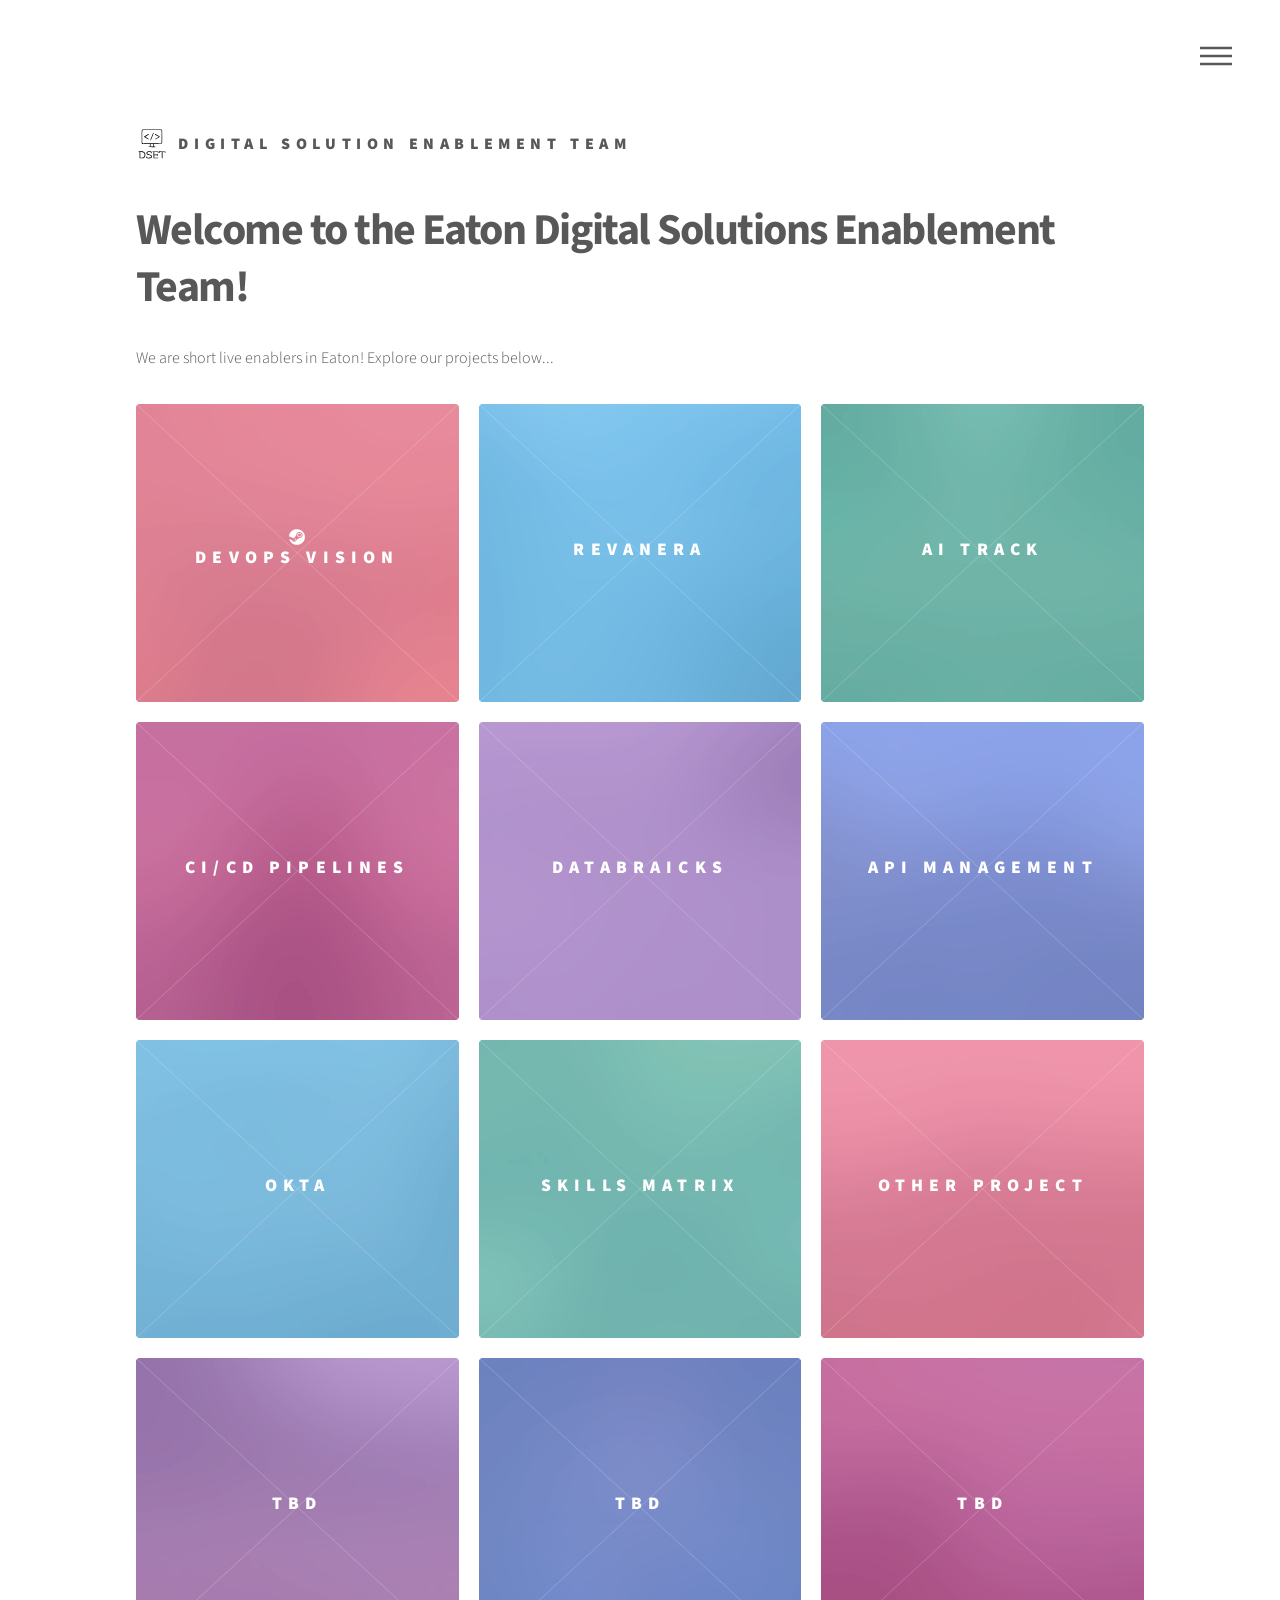
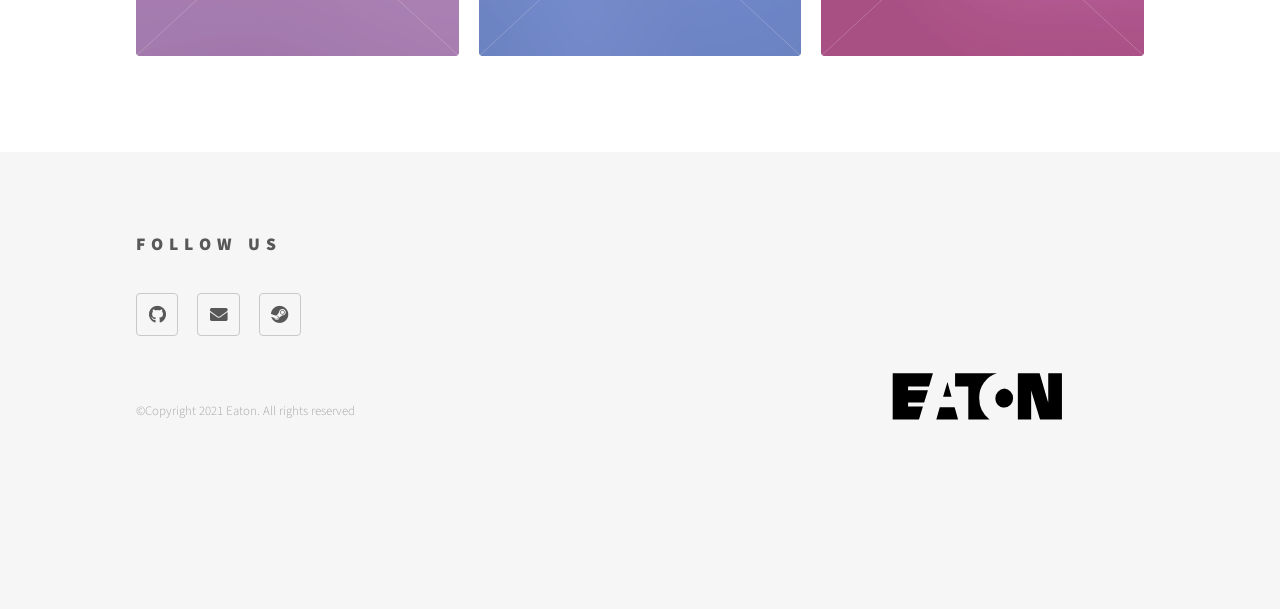
<file: wwwroot/index.html>
<!DOCTYPE HTML>

<html>
	<head>
		<title>Eaton DSET</title>
		<meta charset="utf-8" />
		<meta name="viewport" content="width=device-width, initial-scale=1, user-scalable=no" />
		<meta name="robots" content="noindex,nofollow">
		<link rel="stylesheet" href="assets/css/main.css" />
		<link rel="icon" href="images/dset-logo.svg" type="image/icon type">
		<noscript><link rel="stylesheet" href="assets/css/noscript.css" /></noscript>
	</head>
	<body class="is-preload">
		<!-- Wrapper -->
			<div id="wrapper">

				<!-- Header -->
					<header id="header">
						<div class="inner">

							<!-- Logo -->
								<a href="index.html" class="logo">
									<span class="symbol"><img src="images/dset-logo.svg" alt="" /></span><span class="title">Digital Solution Enablement Team</span>
								</a>

							<!-- Nav -->
								<nav>
									<ul>
										<li><a href="#menu">Menu</a></li>
									</ul>
								</nav>

						</div>
					</header>

				<!-- Menu -->
				<nav id="menu">
					<h2>Menu</h2>
					<ul>
						<li><a href="index.html">Home</a></li>
						<li><a href="generic.html">Revanera</a></li>
						<li><a href="generic.html">AI Track</a></li>
						<li><a href="generic.html">API Management</a></li>
						<li><a href="elements.html">Okta</a></li>
					</ul>
				</nav>

				<!-- Main -->
					<div id="main">
						<div class="inner">
							<header>
								<h1>Welcome to the Eaton Digital Solutions Enablement Team!</h1>
								<p>We are short live enablers in Eaton! Explore our projects below...</p>
							</header>
							<section class="tiles">
								<article class="style1">
									<span class="image">
										<img src="images/pic01.jpg" alt="" />
									</span>
									<a href="generic.html">
										<i class="fab fa-steam"></i>
										<h2>DevOps Vision</h2>
										<div class="content">
											<p>Platform to see our work in action!</p>
										</div>
									</a>

								</article>
								<article class="style2">
									<span class="image">
										<img src="images/pic02.jpg" alt="" />
									</span>
									<a href="generic.html">
										<h2>Revanera</h2>
										<div class="content">
											<p>Revanera API Demonstration and usage</p>
										</div>
									</a>
								</article>
								<article class="style3">
									<span class="image">
										<img src="images/pic03.jpg" alt="" />
									</span>
									<a href="generic.html">
										<h2>AI Track</h2>
										<div class="content">
											<p>Artificial intelligence usage for spend analysis</p>
										</div>
									</a>
								</article>
								<article class="style4">
									<span class="image">
										<img src="images/pic04.jpg" alt="" />
									</span>
									<a href="generic.html">
										<h2>CI/CD Pipelines</h2>
										<div class="content">
											<p>Some CI/CD work using Github Action and Azure Devops.</p>
										</div>
									</a>
								</article>
								<article class="style5">
									<span class="image">
										<img src="images/pic05.jpg" alt="" />
									</span>
									<a href="generic.html">
										<h2>Databraicks</h2>
										<div class="content">
											<p>Databricks usage and its applications</p>
										</div>
									</a>
								</article>
								<article class="style6">
									<span class="image">
										<img src="images/pic06.jpg" alt="" />
									</span>
									<a href="generic.html">
										<h2>API Management</h2>
										<div class="content">
											<p>API management using Apigee.</p>
										</div>
									</a>
								</article>
								<article class="style2">
									<span class="image">
										<img src="images/pic07.jpg" alt="" />
									</span>
									<a href="generic.html">
										<h2>Okta</h2>
										<div class="content">
											<p>Security management using Okta</p>
										</div>
									</a>
								</article>
								<article class="style3">
									<span class="image">
										<img src="images/pic08.jpg" alt="" />
									</span>
									<a href="generic.html">
										<h2>Skills Matrix</h2>
										<div class="content">
											<p>Digital solution enablement team skills matrix</p>
										</div>
									</a>
								</article>
								<article class="style1">
									<span class="image">
										<img src="images/pic09.jpg" alt="" />
									</span>
									<a href="generic.html">
										<h2>Other Project</h2>
										<div class="content">
											<p>ABCD</p>
										</div>
									</a>
								</article>
								<article class="style5">
									<span class="image">
										<img src="images/pic10.jpg" alt="" />
									</span>
									<a href="generic.html">
										<h2>TBD</h2>
										<div class="content">
											<p>...</p>
										</div>
									</a>
								</article>
								<article class="style6">
									<span class="image">
										<img src="images/pic11.jpg" alt="" />
									</span>
									<a href="generic.html">
										<h2>TBD</h2>
										<div class="content">
											<p>...</p>
										</div>
									</a>
								</article>
								<article class="style4">
									<span class="image">
										<img src="images/pic12.jpg" alt="" />
									</span>
									<a href="generic.html">
										<h2>TBD</h2>
										<div class="content">
											<p>...</p>
										</div>
									</a>
								</article>
							</section>
						</div>
					</div>

				<!-- Footer -->
					<footer id="footer">
						<div class="inner">
							<section>
								<h2>Follow Us</h2>
								<ul class="icons">
									<li><a href="https://github.com/Digital-Solution-Enablement-Team" class="icon brands style2 fa-github"><span class="label">GitHub</span></a></li>
									<li><a href="mailto:LIST-IT-INFCOE-DSET@Eaton.com" class="icon solid style2 fa-envelope"><span class="label">Email</span></a></li>
									<li><a href="https://github.com/Digital-Solution-Enablement-Team" class="icon brands style2 fa-steam"><span class="label">DevOps</span></a></li>
								</ul>
								<ul class="copyright">
									<li>&copy;Copyright 2021 Eaton. All rights reserved</li>
								</ul>
							</section>
							<section>
								<div style="flex: 1 0 auto; min-width: 250px; padding: 64px; color: rgb(253, 253, 253);"><div style="color: rgb(238, 240, 240); margin-top: 8px;"></div><svg class="MuiSvgIcon-root jss48" focusable="false" viewBox="0 0 24 24" aria-hidden="true" style="font-size: 120px;"><path d="M8.12,10.15l.53,1.92H7.55Zm-1,3.26L6.67,15H9.5l-.45-1.59ZM14.55,9H9.11v1.71h1.72V15h2.76a3.44,3.44,0,0,1-1.34-2.77A3.26,3.26,0,0,1,14.55,9m.95,4.46a1.17,1.17,0,0,0,1.15-1.2A1.22,1.22,0,0,0,15.52,11a1.25,1.25,0,0,0-1.17,1.28,1.15,1.15,0,0,0,1.15,1.2m5.71-.69L20.1,9H17.27v6H19V11.24h0L20.15,15H23V9H21.22v3.77ZM4.42,15l.51-1.68H3v-.51H5.09l.49-1.61H3v-.49H5.72L6.23,9H1v6Z"></path></svg></div></div>
							</section>
						</div>
					</footer>

			</div>

		<!-- Scripts -->
			<script src="assets/js/jquery.min.js"></script>
			<script src="assets/js/browser.min.js"></script>
			<script src="assets/js/breakpoints.min.js"></script>
			<script src="assets/js/util.js"></script>
			<script src="assets/js/main.js"></script>

	</body>
</html>
</file>
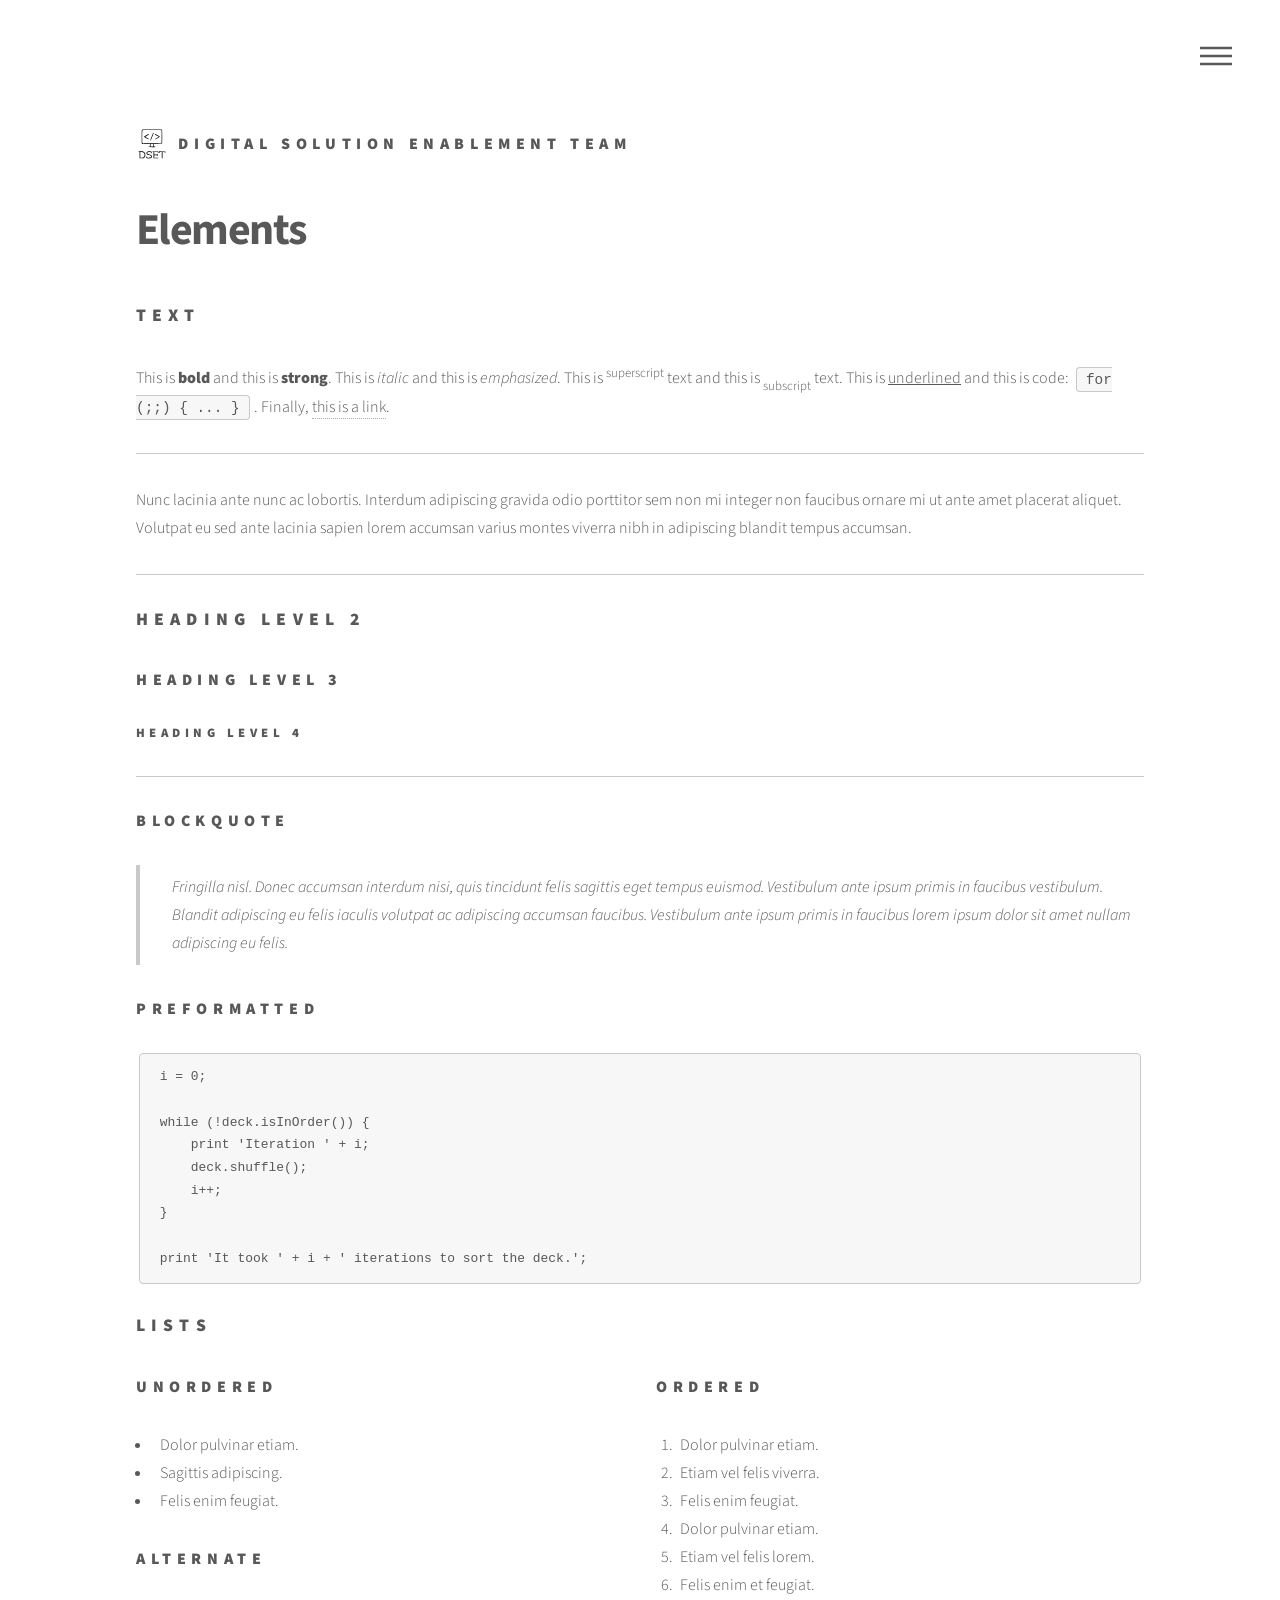
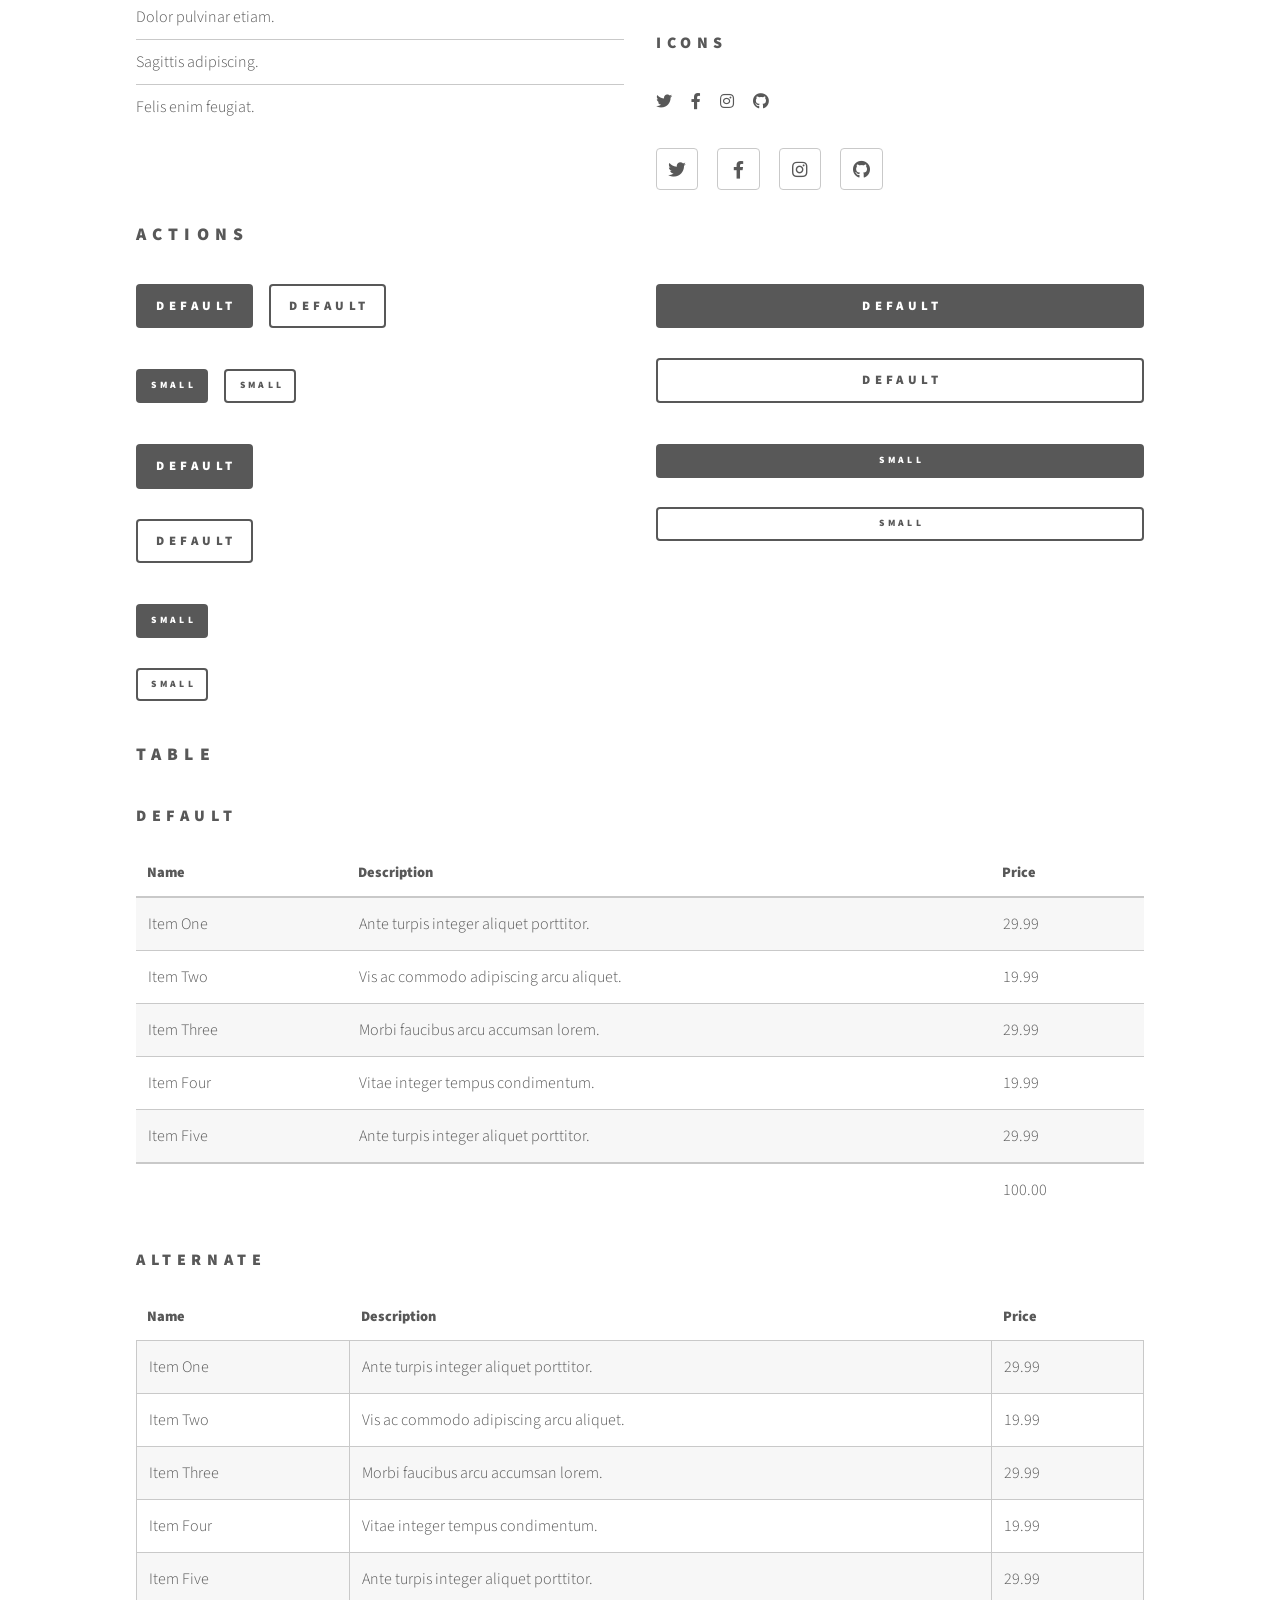
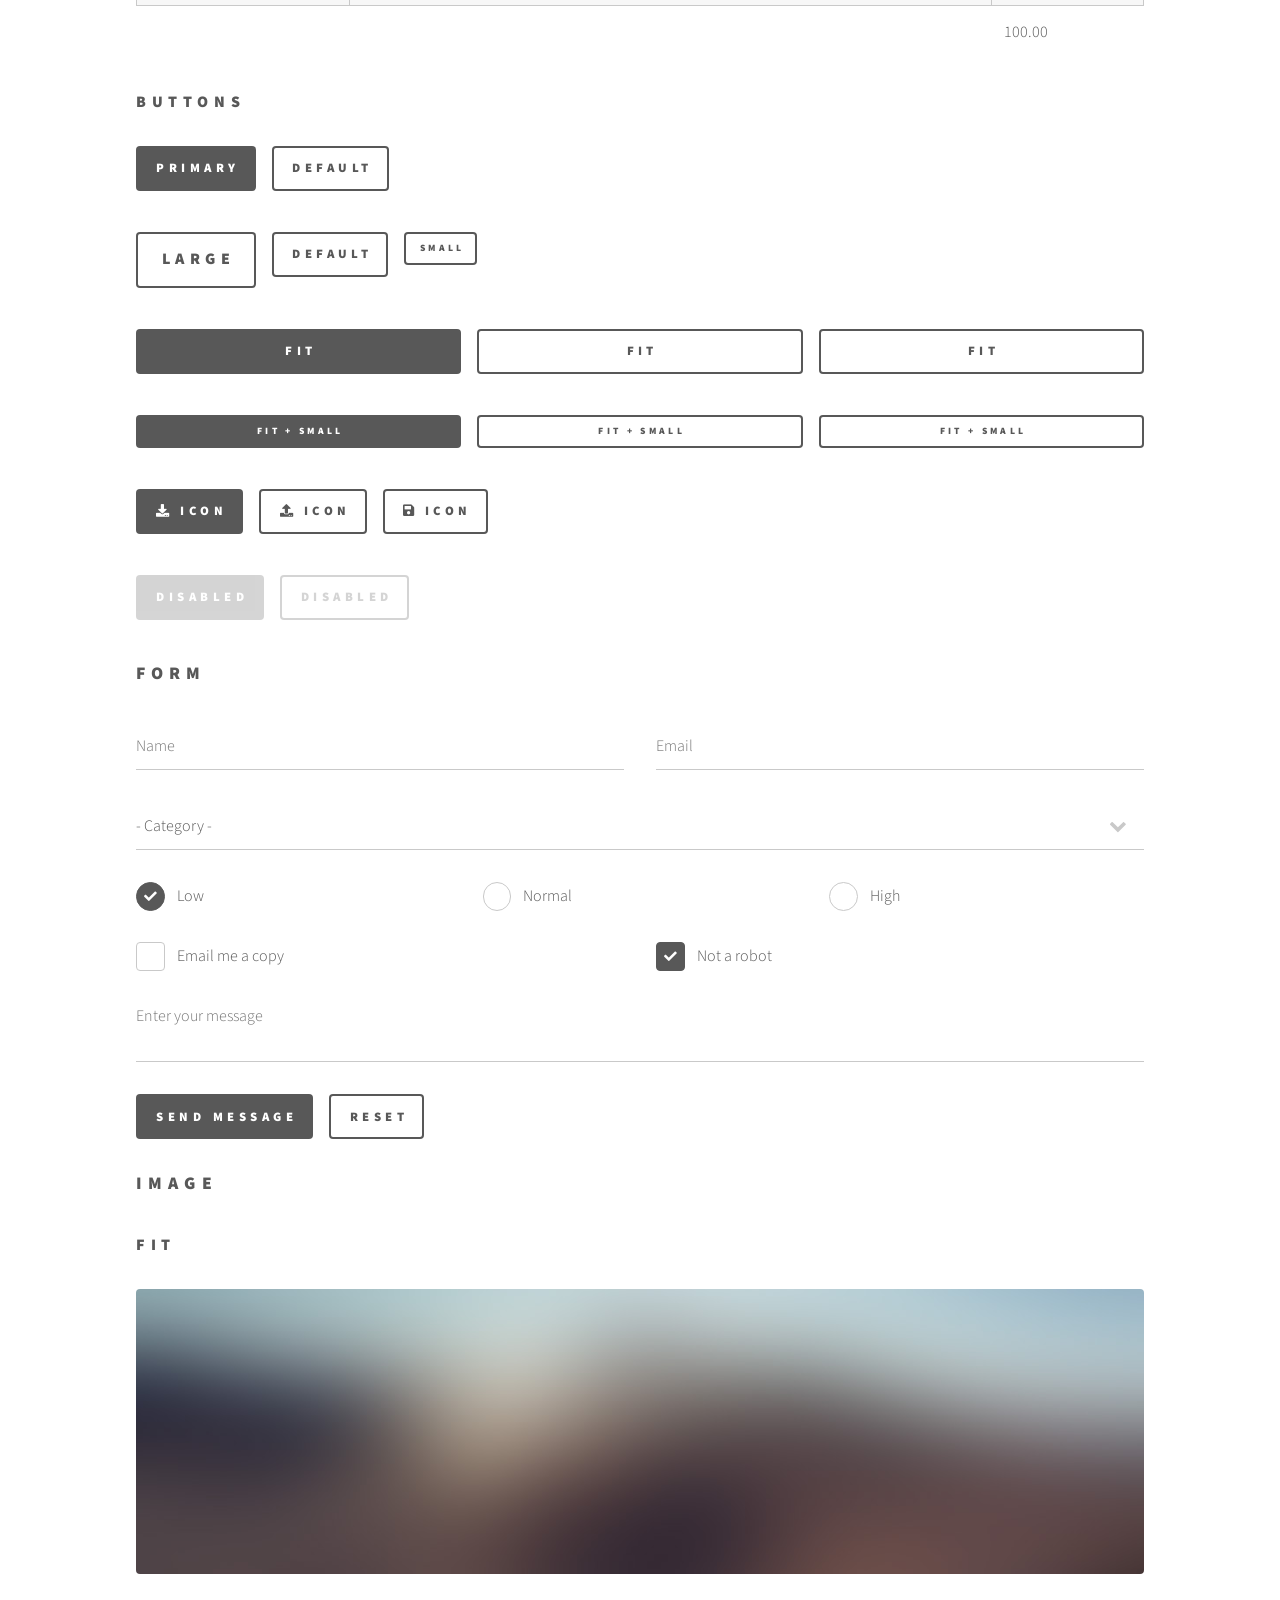
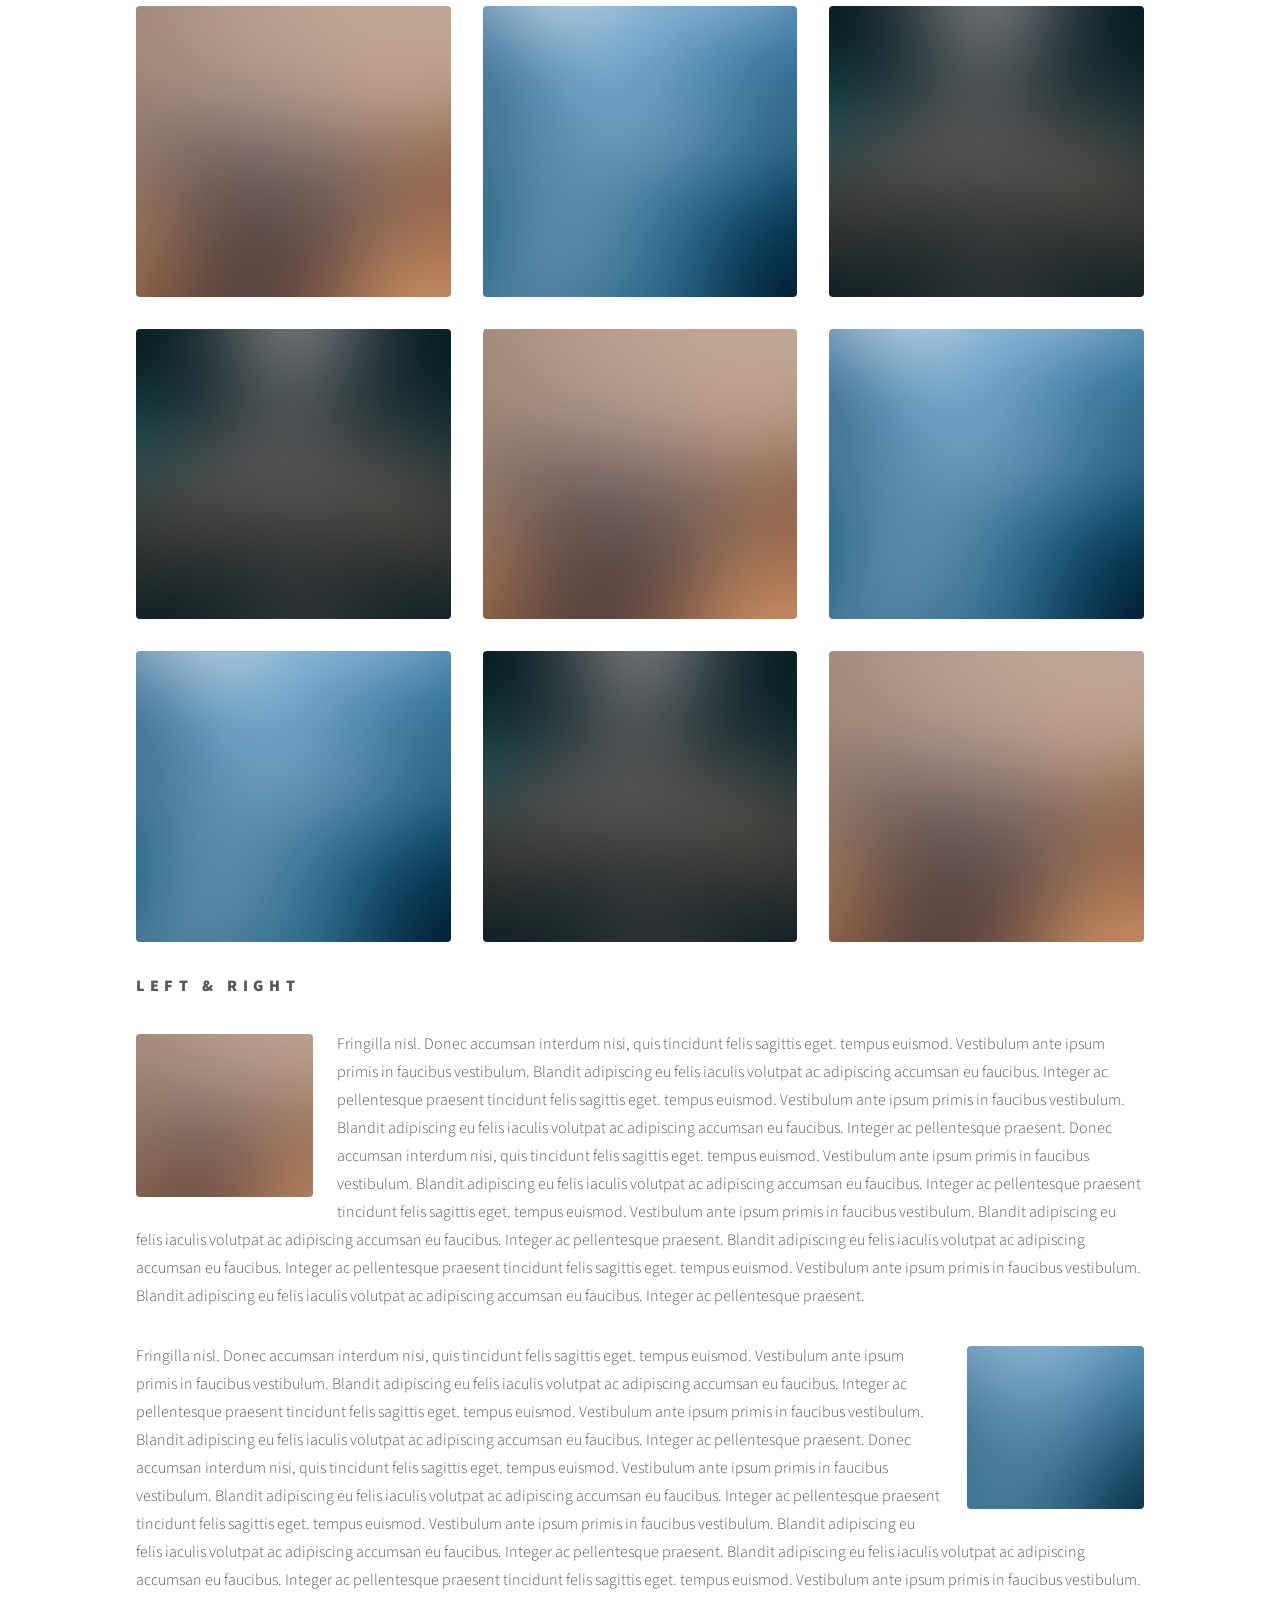
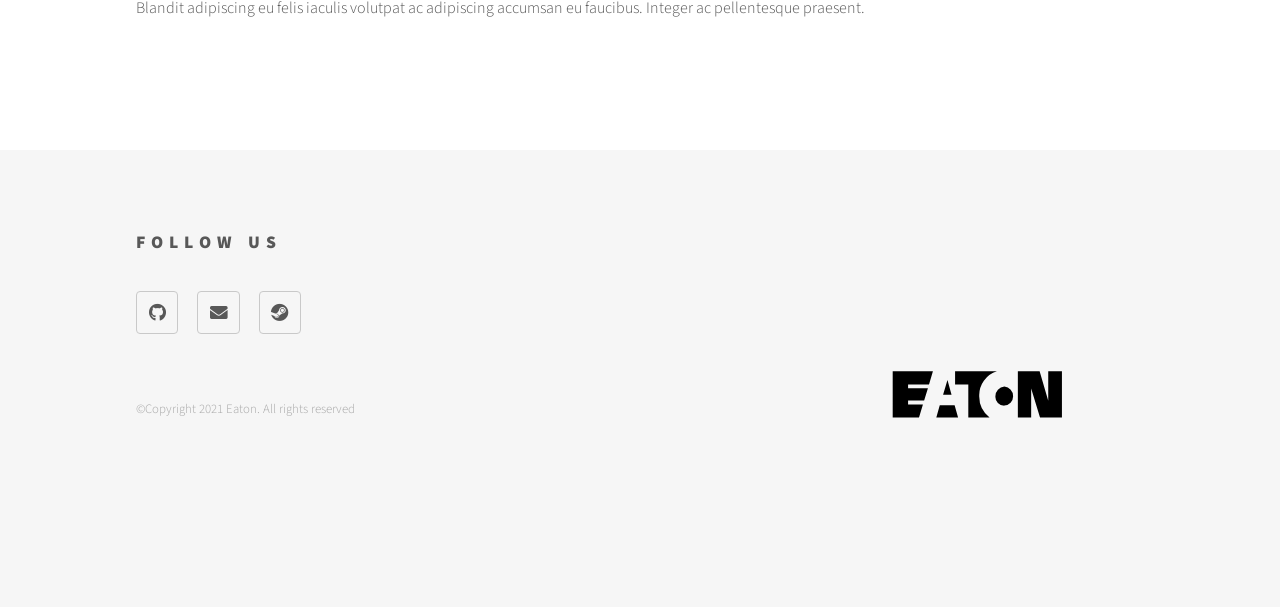
<file: wwwroot/elements.html>
<!DOCTYPE HTML>

<html>
	<head>
		<title>Eaton - DSET</title>
		<meta charset="utf-8" />
		<meta name="viewport" content="width=device-width, initial-scale=1, user-scalable=no" />
		<meta name="robots" content="noindex,nofollow">
		<link rel="stylesheet" href="assets/css/main.css" />
		<noscript><link rel="stylesheet" href="assets/css/noscript.css" /></noscript>
	</head>
	<body class="is-preload">
		<!-- Wrapper -->
			<div id="wrapper">

				<!-- Header -->
					<header id="header">
						<div class="inner">

							<!-- Logo -->
								<a href="index.html" class="logo">
									<span class="symbol"><img src="images/dset-logo.svg" alt="" /></span><span class="title">Digital Solution Enablement Team</span>
								</a>

							<!-- Nav -->
								<nav>
									<ul>
										<li><a href="#menu">Menu</a></li>
									</ul>
								</nav>

						</div>
					</header>

				<!-- Menu -->
					<nav id="menu">
						<h2>Menu</h2>
						<ul>
							<li><a href="index.html">Home</a></li>
							<li><a href="generic.html">Revanera</a></li>
							<li><a href="generic.html">AI Track</a></li>
							<li><a href="generic.html">API Management</a></li>
							<li><a href="elements.html">Okta</a></li>
						</ul>
					</nav>

				<!-- Main -->
					<div id="main">
						<div class="inner">
							<h1>Elements</h1>

							<!-- Text -->
								<section>
									<h2>Text</h2>
									<p>This is <b>bold</b> and this is <strong>strong</strong>. This is <i>italic</i> and this is <em>emphasized</em>.
									This is <sup>superscript</sup> text and this is <sub>subscript</sub> text.
									This is <u>underlined</u> and this is code: <code>for (;;) { ... }</code>. Finally, <a href="#">this is a link</a>.</p>
									<hr />
									<p>Nunc lacinia ante nunc ac lobortis. Interdum adipiscing gravida odio porttitor sem non mi integer non faucibus ornare mi ut ante amet placerat aliquet. Volutpat eu sed ante lacinia sapien lorem accumsan varius montes viverra nibh in adipiscing blandit tempus accumsan.</p>
									<hr />
									<h2>Heading Level 2</h2>
									<h3>Heading Level 3</h3>
									<h4>Heading Level 4</h4>
									<hr />
									<h3>Blockquote</h3>
									<blockquote>Fringilla nisl. Donec accumsan interdum nisi, quis tincidunt felis sagittis eget tempus euismod. Vestibulum ante ipsum primis in faucibus vestibulum. Blandit adipiscing eu felis iaculis volutpat ac adipiscing accumsan faucibus. Vestibulum ante ipsum primis in faucibus lorem ipsum dolor sit amet nullam adipiscing eu felis.</blockquote>
									<h3>Preformatted</h3>
									<pre><code>i = 0;

while (!deck.isInOrder()) {
    print 'Iteration ' + i;
    deck.shuffle();
    i++;
}

print 'It took ' + i + ' iterations to sort the deck.';</code></pre>
								</section>

							<!-- Lists -->
								<section>
									<h2>Lists</h2>
									<div class="row">
										<div class="col-6 col-12-medium">
											<h3>Unordered</h3>
											<ul>
												<li>Dolor pulvinar etiam.</li>
												<li>Sagittis adipiscing.</li>
												<li>Felis enim feugiat.</li>
											</ul>
											<h3>Alternate</h3>
											<ul class="alt">
												<li>Dolor pulvinar etiam.</li>
												<li>Sagittis adipiscing.</li>
												<li>Felis enim feugiat.</li>
											</ul>
										</div>
										<div class="col-6 col-12-medium">
											<h3>Ordered</h3>
											<ol>
												<li>Dolor pulvinar etiam.</li>
												<li>Etiam vel felis viverra.</li>
												<li>Felis enim feugiat.</li>
												<li>Dolor pulvinar etiam.</li>
												<li>Etiam vel felis lorem.</li>
												<li>Felis enim et feugiat.</li>
											</ol>
											<h3>Icons</h3>
											<ul class="icons">
												<li><a href="#" class="icon brands style1 fa-twitter"><span class="label">Twitter</span></a></li>
												<li><a href="#" class="icon brands style1 fa-facebook-f"><span class="label">Facebook</span></a></li>
												<li><a href="#" class="icon brands style1 fa-instagram"><span class="label">Instagram</span></a></li>
												<li><a href="#" class="icon brands style1 fa-github"><span class="label">Github</span></a></li>
											</ul>
											<ul class="icons">
												<li><a href="#" class="icon brands style2 fa-twitter"><span class="label">Twitter</span></a></li>
												<li><a href="#" class="icon brands style2 fa-facebook-f"><span class="label">Facebook</span></a></li>
												<li><a href="#" class="icon brands style2 fa-instagram"><span class="label">Instagram</span></a></li>
												<li><a href="#" class="icon brands style2 fa-github"><span class="label">Github</span></a></li>
											</ul>
										</div>
									</div>
									<h2>Actions</h2>
									<div class="row">
										<div class="col-6 col-12-medium">
											<ul class="actions">
												<li><a href="#" class="button primary">Default</a></li>
												<li><a href="#" class="button">Default</a></li>
											</ul>
											<ul class="actions small">
												<li><a href="#" class="button primary small">Small</a></li>
												<li><a href="#" class="button small">Small</a></li>
											</ul>
											<ul class="actions stacked">
												<li><a href="#" class="button primary">Default</a></li>
												<li><a href="#" class="button">Default</a></li>
											</ul>
											<ul class="actions stacked">
												<li><a href="#" class="button primary small">Small</a></li>
												<li><a href="#" class="button small">Small</a></li>
											</ul>
										</div>
										<div class="col-6 col-12-medium">
											<ul class="actions stacked">
												<li><a href="#" class="button primary fit">Default</a></li>
												<li><a href="#" class="button fit">Default</a></li>
											</ul>
											<ul class="actions stacked">
												<li><a href="#" class="button primary small fit">Small</a></li>
												<li><a href="#" class="button small fit">Small</a></li>
											</ul>
										</div>
									</div>
								</section>

							<!-- Table -->
								<section>
									<h2>Table</h2>
									<h3>Default</h3>
									<div class="table-wrapper">
										<table>
											<thead>
												<tr>
													<th>Name</th>
													<th>Description</th>
													<th>Price</th>
												</tr>
											</thead>
											<tbody>
												<tr>
													<td>Item One</td>
													<td>Ante turpis integer aliquet porttitor.</td>
													<td>29.99</td>
												</tr>
												<tr>
													<td>Item Two</td>
													<td>Vis ac commodo adipiscing arcu aliquet.</td>
													<td>19.99</td>
												</tr>
												<tr>
													<td>Item Three</td>
													<td> Morbi faucibus arcu accumsan lorem.</td>
													<td>29.99</td>
												</tr>
												<tr>
													<td>Item Four</td>
													<td>Vitae integer tempus condimentum.</td>
													<td>19.99</td>
												</tr>
												<tr>
													<td>Item Five</td>
													<td>Ante turpis integer aliquet porttitor.</td>
													<td>29.99</td>
												</tr>
											</tbody>
											<tfoot>
												<tr>
													<td colspan="2"></td>
													<td>100.00</td>
												</tr>
											</tfoot>
										</table>
									</div>

									<h3>Alternate</h3>
									<div class="table-wrapper">
										<table class="alt">
											<thead>
												<tr>
													<th>Name</th>
													<th>Description</th>
													<th>Price</th>
												</tr>
											</thead>
											<tbody>
												<tr>
													<td>Item One</td>
													<td>Ante turpis integer aliquet porttitor.</td>
													<td>29.99</td>
												</tr>
												<tr>
													<td>Item Two</td>
													<td>Vis ac commodo adipiscing arcu aliquet.</td>
													<td>19.99</td>
												</tr>
												<tr>
													<td>Item Three</td>
													<td> Morbi faucibus arcu accumsan lorem.</td>
													<td>29.99</td>
												</tr>
												<tr>
													<td>Item Four</td>
													<td>Vitae integer tempus condimentum.</td>
													<td>19.99</td>
												</tr>
												<tr>
													<td>Item Five</td>
													<td>Ante turpis integer aliquet porttitor.</td>
													<td>29.99</td>
												</tr>
											</tbody>
											<tfoot>
												<tr>
													<td colspan="2"></td>
													<td>100.00</td>
												</tr>
											</tfoot>
										</table>
									</div>
								</section>

							<!-- Buttons -->
								<section>
									<h3>Buttons</h3>
									<ul class="actions">
										<li><a href="#" class="button primary">Primary</a></li>
										<li><a href="#" class="button">Default</a></li>
									</ul>
									<ul class="actions">
										<li><a href="#" class="button large">Large</a></li>
										<li><a href="#" class="button">Default</a></li>
										<li><a href="#" class="button small">Small</a></li>
									</ul>
									<ul class="actions fit">
										<li><a href="#" class="button primary fit">Fit</a></li>
										<li><a href="#" class="button fit">Fit</a></li>
										<li><a href="#" class="button fit">Fit</a></li>
									</ul>
									<ul class="actions fit small">
										<li><a href="#" class="button primary fit small">Fit + Small</a></li>
										<li><a href="#" class="button fit small">Fit + Small</a></li>
										<li><a href="#" class="button fit small">Fit + Small</a></li>
									</ul>
									<ul class="actions">
										<li><a href="#" class="button primary icon solid fa-download">Icon</a></li>
										<li><a href="#" class="button icon solid fa-upload">Icon</a></li>
										<li><a href="#" class="button icon solid fa-save">Icon</a></li>
									</ul>
									<ul class="actions">
										<li><span class="button primary disabled">Disabled</span></li>
										<li><span class="button disabled">Disabled</span></li>
									</ul>
								</section>

							<!-- Form -->
								<section>
									<h2>Form</h2>
									<form method="post" action="#">
										<div class="row gtr-uniform">
											<div class="col-6 col-12-xsmall">
												<input type="text" name="demo-name" id="demo-name" value="" placeholder="Name" />
											</div>
											<div class="col-6 col-12-xsmall">
												<input type="email" name="demo-email" id="demo-email" value="" placeholder="Email" />
											</div>
											<div class="col-12">
												<select name="demo-category" id="demo-category">
													<option value="">- Category -</option>
													<option value="1">Manufacturing</option>
													<option value="1">Shipping</option>
													<option value="1">Administration</option>
													<option value="1">Human Resources</option>
												</select>
											</div>
											<div class="col-4 col-12-small">
												<input type="radio" id="demo-priority-low" name="demo-priority" checked>
												<label for="demo-priority-low">Low</label>
											</div>
											<div class="col-4 col-12-small">
												<input type="radio" id="demo-priority-normal" name="demo-priority">
												<label for="demo-priority-normal">Normal</label>
											</div>
											<div class="col-4 col-12-small">
												<input type="radio" id="demo-priority-high" name="demo-priority">
												<label for="demo-priority-high">High</label>
											</div>
											<div class="col-6 col-12-small">
												<input type="checkbox" id="demo-copy" name="demo-copy">
												<label for="demo-copy">Email me a copy</label>
											</div>
											<div class="col-6 col-12-small">
												<input type="checkbox" id="demo-human" name="demo-human" checked>
												<label for="demo-human">Not a robot</label>
											</div>
											<div class="col-12">
												<textarea name="demo-message" id="demo-message" placeholder="Enter your message" rows="6"></textarea>
											</div>
											<div class="col-12">
												<ul class="actions">
													<li><input type="submit" value="Send Message" class="primary" /></li>
													<li><input type="reset" value="Reset" /></li>
												</ul>
											</div>
										</div>
									</form>
								</section>

							<!-- Image -->
								<section>
									<h2>Image</h2>
									<h3>Fit</h3>
									<div class="box alt">
										<div class="row gtr-uniform">
											<div class="col-12"><span class="image fit"><img src="images/pic13.jpg" alt="" /></span></div>
											<div class="col-4"><span class="image fit"><img src="images/pic01.jpg" alt="" /></span></div>
											<div class="col-4"><span class="image fit"><img src="images/pic02.jpg" alt="" /></span></div>
											<div class="col-4"><span class="image fit"><img src="images/pic03.jpg" alt="" /></span></div>
											<div class="col-4"><span class="image fit"><img src="images/pic03.jpg" alt="" /></span></div>
											<div class="col-4"><span class="image fit"><img src="images/pic01.jpg" alt="" /></span></div>
											<div class="col-4"><span class="image fit"><img src="images/pic02.jpg" alt="" /></span></div>
											<div class="col-4"><span class="image fit"><img src="images/pic02.jpg" alt="" /></span></div>
											<div class="col-4"><span class="image fit"><img src="images/pic03.jpg" alt="" /></span></div>
											<div class="col-4"><span class="image fit"><img src="images/pic01.jpg" alt="" /></span></div>
										</div>
									</div>
									<h3>Left &amp; Right</h3>
									<p><span class="image left"><img src="images/pic14.jpg" alt="" /></span>Fringilla nisl. Donec accumsan interdum nisi, quis tincidunt felis sagittis eget. tempus euismod. Vestibulum ante ipsum primis in faucibus vestibulum. Blandit adipiscing eu felis iaculis volutpat ac adipiscing accumsan eu faucibus. Integer ac pellentesque praesent tincidunt felis sagittis eget. tempus euismod. Vestibulum ante ipsum primis in faucibus vestibulum. Blandit adipiscing eu felis iaculis volutpat ac adipiscing accumsan eu faucibus. Integer ac pellentesque praesent. Donec accumsan interdum nisi, quis tincidunt felis sagittis eget. tempus euismod. Vestibulum ante ipsum primis in faucibus vestibulum. Blandit adipiscing eu felis iaculis volutpat ac adipiscing accumsan eu faucibus. Integer ac pellentesque praesent tincidunt felis sagittis eget. tempus euismod. Vestibulum ante ipsum primis in faucibus vestibulum. Blandit adipiscing eu felis iaculis volutpat ac adipiscing accumsan eu faucibus. Integer ac pellentesque praesent. Blandit adipiscing eu felis iaculis volutpat ac adipiscing accumsan eu faucibus. Integer ac pellentesque praesent tincidunt felis sagittis eget. tempus euismod. Vestibulum ante ipsum primis in faucibus vestibulum. Blandit adipiscing eu felis iaculis volutpat ac adipiscing accumsan eu faucibus. Integer ac pellentesque praesent.</p>
									<p><span class="image right"><img src="images/pic15.jpg" alt="" /></span>Fringilla nisl. Donec accumsan interdum nisi, quis tincidunt felis sagittis eget. tempus euismod. Vestibulum ante ipsum primis in faucibus vestibulum. Blandit adipiscing eu felis iaculis volutpat ac adipiscing accumsan eu faucibus. Integer ac pellentesque praesent tincidunt felis sagittis eget. tempus euismod. Vestibulum ante ipsum primis in faucibus vestibulum. Blandit adipiscing eu felis iaculis volutpat ac adipiscing accumsan eu faucibus. Integer ac pellentesque praesent. Donec accumsan interdum nisi, quis tincidunt felis sagittis eget. tempus euismod. Vestibulum ante ipsum primis in faucibus vestibulum. Blandit adipiscing eu felis iaculis volutpat ac adipiscing accumsan eu faucibus. Integer ac pellentesque praesent tincidunt felis sagittis eget. tempus euismod. Vestibulum ante ipsum primis in faucibus vestibulum. Blandit adipiscing eu felis iaculis volutpat ac adipiscing accumsan eu faucibus. Integer ac pellentesque praesent. Blandit adipiscing eu felis iaculis volutpat ac adipiscing accumsan eu faucibus. Integer ac pellentesque praesent tincidunt felis sagittis eget. tempus euismod. Vestibulum ante ipsum primis in faucibus vestibulum. Blandit adipiscing eu felis iaculis volutpat ac adipiscing accumsan eu faucibus. Integer ac pellentesque praesent.</p>
								</section>

						</div>
					</div>

				<!-- Footer -->
				<footer id="footer">
					<div class="inner">
						<section>
							<h2>Follow Us</h2>
							<ul class="icons">
								<li><a href="https://github.com/Digital-Solution-Enablement-Team" class="icon brands style2 fa-github"><span class="label">GitHub</span></a></li>
								<li><a href="mailto:LIST-IT-INFCOE-DSET@Eaton.com" class="icon solid style2 fa-envelope"><span class="label">Email</span></a></li>
								<li><a href="https://github.com/Digital-Solution-Enablement-Team" class="icon brands style2 fa-steam"><span class="label">DevOps</span></a></li>
							</ul>
							<ul class="copyright">
								<li>&copy;Copyright 2021 Eaton. All rights reserved</li>
							</ul>
						</section>
						<section>
							<div style="flex: 1 0 auto; min-width: 250px; padding: 64px; color: rgb(253, 253, 253);"><div style="color: rgb(238, 240, 240); margin-top: 8px;"></div><svg class="MuiSvgIcon-root jss48" focusable="false" viewBox="0 0 24 24" aria-hidden="true" style="font-size: 120px;"><path d="M8.12,10.15l.53,1.92H7.55Zm-1,3.26L6.67,15H9.5l-.45-1.59ZM14.55,9H9.11v1.71h1.72V15h2.76a3.44,3.44,0,0,1-1.34-2.77A3.26,3.26,0,0,1,14.55,9m.95,4.46a1.17,1.17,0,0,0,1.15-1.2A1.22,1.22,0,0,0,15.52,11a1.25,1.25,0,0,0-1.17,1.28,1.15,1.15,0,0,0,1.15,1.2m5.71-.69L20.1,9H17.27v6H19V11.24h0L20.15,15H23V9H21.22v3.77ZM4.42,15l.51-1.68H3v-.51H5.09l.49-1.61H3v-.49H5.72L6.23,9H1v6Z"></path></svg></div></div>
						</section>
					</div>
				</footer>

			</div>

		<!-- Scripts -->
			<script src="assets/js/jquery.min.js"></script>
			<script src="assets/js/browser.min.js"></script>
			<script src="assets/js/breakpoints.min.js"></script>
			<script src="assets/js/util.js"></script>
			<script src="assets/js/main.js"></script>

	</body>
</html>
</file>
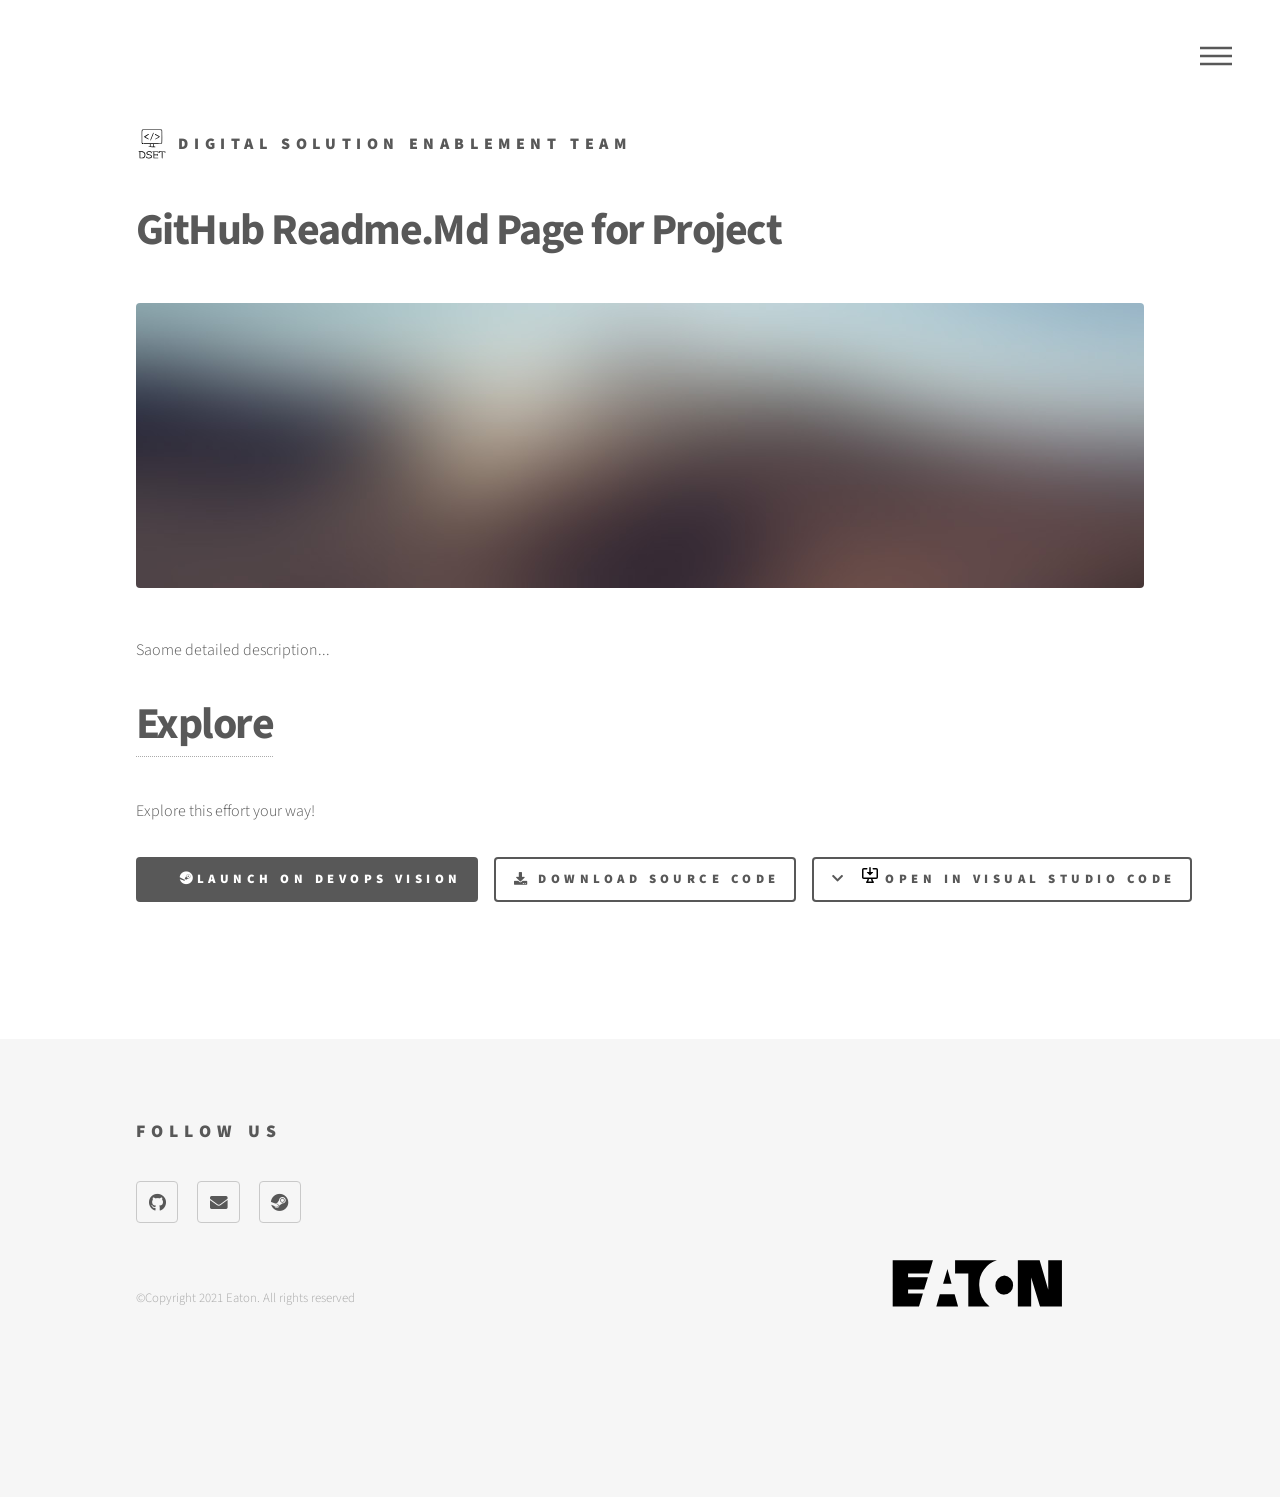
<file: wwwroot/generic.html>
<!DOCTYPE HTML>

<html>
	<head>
		<title>Eaton DSET</title>
		<meta charset="utf-8" />
		<meta name="viewport" content="width=device-width, initial-scale=1, user-scalable=no" />
		<meta name="robots" content="noindex,nofollow">
		<link rel="stylesheet" href="assets/css/main.css" />
		<noscript><link rel="stylesheet" href="assets/css/noscript.css" /></noscript>
	</head>
	<body class="is-preload">
		<!-- Wrapper -->
			<div id="wrapper">

				<!-- Header -->
					<header id="header">
						<div class="inner">

							<!-- Logo -->
								<a href="index.html" class="logo">
									<span class="symbol"><img src="images/dset-logo.svg" alt="" /></span><span class="title">Digital Solution Enablement Team</span>
								</a>

							<!-- Nav -->
								<nav>
									<ul>
										<li><a href="#menu">Menu</a></li>
									</ul>
								</nav>

						</div>
					</header>

				<!-- Menu -->
				<nav id="menu">
					<h2>Menu</h2>
					<ul>
						<li><a href="index.html">Home</a></li>
						<li><a href="generic.html">Revanera</a></li>
						<li><a href="generic.html">AI Track</a></li>
						<li><a href="generic.html">API Management</a></li>
						<li><a href="elements.html">Okta</a></li>
					</ul>
				</nav>

				<!-- Main -->
					<div id="main">
						<div class="inner">
							<section>
								<h1>GitHub Readme.Md Page for Project</h1>
								<span class="image main"><img src="images/pic13.jpg" alt="" /></span>
								<p>Saome detailed description...</p>
	
							</section>
							<section>
								<div class="content">
									<h1><a href="#">Explore</a></h1>
									<p>Explore this effort your way!</p>
									<ul class="actions">
										<li><a href="https://skillmatrix.azurewebsites.net/skills" class="button primary icon solid fa-steam"><i class="fab fa-steam"></i></i>Launch on DevOps Vision</a></li>
										<li><a href="#" class="button icon solid fa-download">Download Source Code</a></li>
										<li><a class="button icon solid fa-chevron-down scrolly d-flex flex-items-center text-gray-dark text-bold no-underline p-3" data-hydro-click="{&quot;event_type&quot;:&quot;clone_or_download.click&quot;,&quot;payload&quot;:{&quot;feature_clicked&quot;:&quot;OPEN_IN_DESKTOP&quot;,&quot;git_repository_type&quot;:&quot;REPOSITORY&quot;,&quot;repository_id&quot;:329227091,&quot;originating_url&quot;:&quot;https://github.com/dset-dev/doc-it&quot;,&quot;user_id&quot;:7974407}}" data-hydro-click-hmac="26f66ae14e4ad74285f719332daa18356e2977d703ea0ea728b49e8e587d2902" data-action="click:get-repo#showDownloadMessage" href="x-github-client://openRepo/https://github.com/dset-dev/doc-it">
											<svg class="octicon octicon-desktop-download mr-3" viewBox="0 0 16 16" version="1.1" width="16" height="16" aria-hidden="true"><path fill-rule="evenodd" d="M8.75 5V.75a.75.75 0 00-1.5 0V5H5.104a.25.25 0 00-.177.427l2.896 2.896a.25.25 0 00.354 0l2.896-2.896A.25.25 0 0010.896 5H8.75zM1.5 2.75a.25.25 0 01.25-.25h3a.75.75 0 000-1.5h-3A1.75 1.75 0 000 2.75v7.5C0 11.216.784 12 1.75 12h3.727c-.1 1.041-.52 1.872-1.292 2.757A.75.75 0 004.75 16h6.5a.75.75 0 00.565-1.243c-.772-.885-1.193-1.716-1.292-2.757h3.727A1.75 1.75 0 0016 10.25v-7.5A1.75 1.75 0 0014.25 1h-3a.75.75 0 000 1.5h3a.25.25 0 01.25.25v7.5a.25.25 0 01-.25.25H1.75a.25.25 0 01-.25-.25v-7.5zM9.018 12H6.982a5.72 5.72 0 01-.765 2.5h3.566a5.72 5.72 0 01-.765-2.5z"></path></svg>
											Open in Visual Studio Code
											</a>
											<!-- <a href="#two" class="button icon solid fa-chevron-down scrolly">Open in Visual Studio Code</a></li> -->
									</ul>
								</div>
							</section>
							
						</div>
					</div>

				<!-- Footer -->
				<footer id="footer">
					<div class="inner">
						<section>
							<h2>Follow Us</h2>
							<ul class="icons">
								<li><a href="https://github.com/Digital-Solution-Enablement-Team" class="icon brands style2 fa-github"><span class="label">GitHub</span></a></li>
								<li><a href="mailto:LIST-IT-INFCOE-DSET@Eaton.com" class="icon solid style2 fa-envelope"><span class="label">Email</span></a></li>
								<li><a href="https://github.com/Digital-Solution-Enablement-Team" class="icon brands style2 fa-steam"><span class="label">DevOps</span></a></li>
							</ul>
							<ul class="copyright">
								<li>&copy;Copyright 2021 Eaton. All rights reserved</li>
							</ul>
						</section>
						<section>
							<div style="flex: 1 0 auto; min-width: 250px; padding: 64px; color: rgb(253, 253, 253);"><div style="color: rgb(238, 240, 240); margin-top: 8px;"></div><svg class="MuiSvgIcon-root jss48" focusable="false" viewBox="0 0 24 24" aria-hidden="true" style="font-size: 120px;"><path d="M8.12,10.15l.53,1.92H7.55Zm-1,3.26L6.67,15H9.5l-.45-1.59ZM14.55,9H9.11v1.71h1.72V15h2.76a3.44,3.44,0,0,1-1.34-2.77A3.26,3.26,0,0,1,14.55,9m.95,4.46a1.17,1.17,0,0,0,1.15-1.2A1.22,1.22,0,0,0,15.52,11a1.25,1.25,0,0,0-1.17,1.28,1.15,1.15,0,0,0,1.15,1.2m5.71-.69L20.1,9H17.27v6H19V11.24h0L20.15,15H23V9H21.22v3.77ZM4.42,15l.51-1.68H3v-.51H5.09l.49-1.61H3v-.49H5.72L6.23,9H1v6Z"></path></svg></div></div>
						</section>
					</div>
				</footer>

			</div>

		<!-- Scripts -->
			<script src="assets/js/jquery.min.js"></script>
			<script src="assets/js/browser.min.js"></script>
			<script src="assets/js/breakpoints.min.js"></script>
			<script src="assets/js/util.js"></script>
			<script src="assets/js/main.js"></script>

	</body>
</html>
</file>
<file: wwwroot/assets/css/noscript.css>
/* Tiles */

	body.is-preload .tiles article {
		-moz-transform: none;
		-webkit-transform: none;
		-ms-transform: none;
		transform: none;
		opacity: 1;
	}
</file>
<file: wwwroot/assets/css/main.css>
@import url(fontawesome-all.min.css);
@import url("https://fonts.googleapis.com/css?family=Source+Sans+Pro:300,700,900");



html, body, div, span, applet, object,
iframe, h1, h2, h3, h4, h5, h6, p, blockquote,
pre, a, abbr, acronym, address, big, cite,
code, del, dfn, em, img, ins, kbd, q, s, samp,
small, strike, strong, sub, sup, tt, var, b,
u, i, center, dl, dt, dd, ol, ul, li, fieldset,
form, label, legend, table, caption, tbody,
tfoot, thead, tr, th, td, article, aside,
canvas, details, embed, figure, figcaption,
footer, header, hgroup, menu, nav, output, ruby,
section, summary, time, mark, audio, video {
	margin: 0;
	padding: 0;
	border: 0;
	font-size: 100%;
	font: inherit;
	vertical-align: baseline;}

article, aside, details, figcaption, figure,
footer, header, hgroup, menu, nav, section {
	display: block;}

body {
	line-height: 1;
}

ol, ul {
	list-style: none;
}

blockquote, q {
	quotes: none;
}

	blockquote:before, blockquote:after, q:before, q:after {
		content: '';
		content: none;
	}

table {
	border-collapse: collapse;
	border-spacing: 0;
}

body {
	-webkit-text-size-adjust: none;
}

mark {
	background-color: transparent;
	color: inherit;
}

input::-moz-focus-inner {
	border: 0;
	padding: 0;
}

input, select, textarea {
	-moz-appearance: none;
	-webkit-appearance: none;
	-ms-appearance: none;
	appearance: none;
}

/* Basic */

	@-ms-viewport {
		width: device-width;
	}

	body {
		-ms-overflow-style: scrollbar;
	}

	@media screen and (max-width: 480px) {

		html, body {
			min-width: 320px;
		}

	}

	html {
		box-sizing: border-box;
	}

	*, *:before, *:after {
		box-sizing: inherit;
	}

	body {
		background: #ffffff;
	}

		body.is-preload *, body.is-preload *:before, body.is-preload *:after {
			-moz-animation: none !important;
			-webkit-animation: none !important;
			-ms-animation: none !important;
			animation: none !important;
			-moz-transition: none !important;
			-webkit-transition: none !important;
			-ms-transition: none !important;
			transition: none !important;
		}

/* Type */

	body, input, select, textarea {
		color: #585858;
		font-family: "Source Sans Pro", Helvetica, sans-serif;
		font-size: 16pt;
		font-weight: 300;
		line-height: 1.75;
	}

		@media screen and (max-width: 1680px) {

			body, input, select, textarea {
				font-size: 14pt;
			}

		}

		@media screen and (max-width: 1280px) {

			body, input, select, textarea {
				font-size: 12pt;
			}

		}

	a {
		-moz-transition: border-bottom-color 0.2s ease, color 0.2s ease;
		-webkit-transition: border-bottom-color 0.2s ease, color 0.2s ease;
		-ms-transition: border-bottom-color 0.2s ease, color 0.2s ease;
		transition: border-bottom-color 0.2s ease, color 0.2s ease;
		text-decoration: none;
		color: #585858;
		border-bottom: dotted 1px rgba(88, 88, 88, 0.5);
	}

		a:hover {
			border-bottom-color: transparent;
			color: #f2849e !important;
		}

	strong, b {
		font-weight: 900;
	}

	em, i {
		font-style: italic;
	}

	p {
		margin: 0 0 2em 0;
	}

	h1 {
		font-size: 2.75em;
		font-weight: 700;
		line-height: 1.3;
		margin: 0 0 1em 0;
		letter-spacing: -0.035em;
	}

		h1 a {
			color: inherit;
		}

		@media screen and (max-width: 736px) {

			h1 {
				font-size: 2em;
				margin: 0 0 1em 0;
			}

		}

		@media screen and (max-width: 360px) {

			h1 {
				font-size: 1.75em;
			}

		}

	h2, h3, h4, h5, h6 {
		font-weight: 900;
		line-height: 1.5;
		margin: 0 0 2em 0;
		text-transform: uppercase;
		letter-spacing: 0.35em;
	}

		h2 a, h3 a, h4 a, h5 a, h6 a {
			color: inherit;
		}

	h2 {
		font-size: 1.1em;
	}

	h3 {
		font-size: 1em;
	}

	h4 {
		font-size: 0.8em;
	}

	h5 {
		font-size: 0.8em;
	}

	h6 {
		font-size: 0.8em;
	}

	@media screen and (max-width: 980px) {

		h1 br, h2 br, h3 br, h4 br, h5 br, h6 br {
			display: none;
		}

	}

	@media screen and (max-width: 736px) {

		h2 {
			font-size: 1em;
		}

		h3 {
			font-size: 0.8em;
		}

	}

	sub {
		font-size: 0.8em;
		position: relative;
		top: 0.5em;
	}

	sup {
		font-size: 0.8em;
		position: relative;
		top: -0.5em;
	}

	blockquote {
		border-left: solid 4px #c9c9c9;
		font-style: italic;
		margin: 0 0 2em 0;
		padding: 0.5em 0 0.5em 2em;
	}

	code {
		background: rgba(144, 144, 144, 0.075);
		border-radius: 4px;
		border: solid 1px #c9c9c9;
		font-family: "Courier New", monospace;
		font-size: 0.9em;
		margin: 0 0.25em;
		padding: 0.25em 0.65em;
	}

	pre {
		-webkit-overflow-scrolling: touch;
		font-family: "Courier New", monospace;
		font-size: 0.9em;
		margin: 0 0 2em 0;
	}

		pre code {
			display: block;
			line-height: 1.75;
			padding: 1em 1.5em;
			overflow-x: auto;
		}

	hr {
		border: 0;
		border-bottom: solid 1px #c9c9c9;
		margin: 2em 0;
	}

		hr.major {
			margin: 3em 0;
		}

	.align-left {
		text-align: left;
	}

	.align-center {
		text-align: center;
	}

	.align-right {
		text-align: right;
	}

/* Row */

	.row {
		display: flex;
		flex-wrap: wrap;
		box-sizing: border-box;
		align-items: stretch;
	}

		.row > * {
			box-sizing: border-box;
		}

		.row.gtr-uniform > * > :last-child {
			margin-bottom: 0;
		}

		.row.aln-left {
			justify-content: flex-start;
		}

		.row.aln-center {
			justify-content: center;
		}

		.row.aln-right {
			justify-content: flex-end;
		}

		.row.aln-top {
			align-items: flex-start;
		}

		.row.aln-middle {
			align-items: center;
		}

		.row.aln-bottom {
			align-items: flex-end;
		}

		.row > .imp {
			order: -1;
		}

		.row > .col-1 {
			width: 8.33333%;
		}

		.row > .off-1 {
			margin-left: 8.33333%;
		}

		.row > .col-2 {
			width: 16.66667%;
		}

		.row > .off-2 {
			margin-left: 16.66667%;
		}

		.row > .col-3 {
			width: 25%;
		}

		.row > .off-3 {
			margin-left: 25%;
		}

		.row > .col-4 {
			width: 33.33333%;
		}

		.row > .off-4 {
			margin-left: 33.33333%;
		}

		.row > .col-5 {
			width: 41.66667%;
		}

		.row > .off-5 {
			margin-left: 41.66667%;
		}

		.row > .col-6 {
			width: 50%;
		}

		.row > .off-6 {
			margin-left: 50%;
		}

		.row > .col-7 {
			width: 58.33333%;
		}

		.row > .off-7 {
			margin-left: 58.33333%;
		}

		.row > .col-8 {
			width: 66.66667%;
		}

		.row > .off-8 {
			margin-left: 66.66667%;
		}

		.row > .col-9 {
			width: 75%;
		}

		.row > .off-9 {
			margin-left: 75%;
		}

		.row > .col-10 {
			width: 83.33333%;
		}

		.row > .off-10 {
			margin-left: 83.33333%;
		}

		.row > .col-11 {
			width: 91.66667%;
		}

		.row > .off-11 {
			margin-left: 91.66667%;
		}

		.row > .col-12 {
			width: 100%;
		}

		.row > .off-12 {
			margin-left: 100%;
		}

		.row.gtr-0 {
			margin-top: 0;
			margin-left: 0em;
		}

			.row.gtr-0 > * {
				padding: 0 0 0 0em;
			}

			.row.gtr-0.gtr-uniform {
				margin-top: 0em;
			}

				.row.gtr-0.gtr-uniform > * {
					padding-top: 0em;
				}

		.row.gtr-25 {
			margin-top: 0;
			margin-left: -0.5em;
		}

			.row.gtr-25 > * {
				padding: 0 0 0 0.5em;
			}

			.row.gtr-25.gtr-uniform {
				margin-top: -0.5em;
			}

				.row.gtr-25.gtr-uniform > * {
					padding-top: 0.5em;
				}

		.row.gtr-50 {
			margin-top: 0;
			margin-left: -1em;
		}

			.row.gtr-50 > * {
				padding: 0 0 0 1em;
			}

			.row.gtr-50.gtr-uniform {
				margin-top: -1em;
			}

				.row.gtr-50.gtr-uniform > * {
					padding-top: 1em;
				}

		.row {
			margin-top: 0;
			margin-left: -2em;
		}

			.row > * {
				padding: 0 0 0 2em;
			}

			.row.gtr-uniform {
				margin-top: -2em;
			}

				.row.gtr-uniform > * {
					padding-top: 2em;
				}

		.row.gtr-150 {
			margin-top: 0;
			margin-left: -3em;
		}

			.row.gtr-150 > * {
				padding: 0 0 0 3em;
			}

			.row.gtr-150.gtr-uniform {
				margin-top: -3em;
			}

				.row.gtr-150.gtr-uniform > * {
					padding-top: 3em;
				}

		.row.gtr-200 {
			margin-top: 0;
			margin-left: -4em;
		}

			.row.gtr-200 > * {
				padding: 0 0 0 4em;
			}

			.row.gtr-200.gtr-uniform {
				margin-top: -4em;
			}

				.row.gtr-200.gtr-uniform > * {
					padding-top: 4em;
				}

		@media screen and (max-width: 1680px) {

			.row {
				display: flex;
				flex-wrap: wrap;
				box-sizing: border-box;
				align-items: stretch;
			}

				.row > * {
					box-sizing: border-box;
				}

				.row.gtr-uniform > * > :last-child {
					margin-bottom: 0;
				}

				.row.aln-left {
					justify-content: flex-start;
				}

				.row.aln-center {
					justify-content: center;
				}

				.row.aln-right {
					justify-content: flex-end;
				}

				.row.aln-top {
					align-items: flex-start;
				}

				.row.aln-middle {
					align-items: center;
				}

				.row.aln-bottom {
					align-items: flex-end;
				}

				.row > .imp-xlarge {
					order: -1;
				}

				.row > .col-1-xlarge {
					width: 8.33333%;
				}

				.row > .off-1-xlarge {
					margin-left: 8.33333%;
				}

				.row > .col-2-xlarge {
					width: 16.66667%;
				}

				.row > .off-2-xlarge {
					margin-left: 16.66667%;
				}

				.row > .col-3-xlarge {
					width: 25%;
				}

				.row > .off-3-xlarge {
					margin-left: 25%;
				}

				.row > .col-4-xlarge {
					width: 33.33333%;
				}

				.row > .off-4-xlarge {
					margin-left: 33.33333%;
				}

				.row > .col-5-xlarge {
					width: 41.66667%;
				}

				.row > .off-5-xlarge {
					margin-left: 41.66667%;
				}

				.row > .col-6-xlarge {
					width: 50%;
				}

				.row > .off-6-xlarge {
					margin-left: 50%;
				}

				.row > .col-7-xlarge {
					width: 58.33333%;
				}

				.row > .off-7-xlarge {
					margin-left: 58.33333%;
				}

				.row > .col-8-xlarge {
					width: 66.66667%;
				}

				.row > .off-8-xlarge {
					margin-left: 66.66667%;
				}

				.row > .col-9-xlarge {
					width: 75%;
				}

				.row > .off-9-xlarge {
					margin-left: 75%;
				}

				.row > .col-10-xlarge {
					width: 83.33333%;
				}

				.row > .off-10-xlarge {
					margin-left: 83.33333%;
				}

				.row > .col-11-xlarge {
					width: 91.66667%;
				}

				.row > .off-11-xlarge {
					margin-left: 91.66667%;
				}

				.row > .col-12-xlarge {
					width: 100%;
				}

				.row > .off-12-xlarge {
					margin-left: 100%;
				}

				.row.gtr-0 {
					margin-top: 0;
					margin-left: 0em;
				}

					.row.gtr-0 > * {
						padding: 0 0 0 0em;
					}

					.row.gtr-0.gtr-uniform {
						margin-top: 0em;
					}

						.row.gtr-0.gtr-uniform > * {
							padding-top: 0em;
						}

				.row.gtr-25 {
					margin-top: 0;
					margin-left: -0.5em;
				}

					.row.gtr-25 > * {
						padding: 0 0 0 0.5em;
					}

					.row.gtr-25.gtr-uniform {
						margin-top: -0.5em;
					}

						.row.gtr-25.gtr-uniform > * {
							padding-top: 0.5em;
						}

				.row.gtr-50 {
					margin-top: 0;
					margin-left: -1em;
				}

					.row.gtr-50 > * {
						padding: 0 0 0 1em;
					}

					.row.gtr-50.gtr-uniform {
						margin-top: -1em;
					}

						.row.gtr-50.gtr-uniform > * {
							padding-top: 1em;
						}

				.row {
					margin-top: 0;
					margin-left: -2em;
				}

					.row > * {
						padding: 0 0 0 2em;
					}

					.row.gtr-uniform {
						margin-top: -2em;
					}

						.row.gtr-uniform > * {
							padding-top: 2em;
						}

				.row.gtr-150 {
					margin-top: 0;
					margin-left: -3em;
				}

					.row.gtr-150 > * {
						padding: 0 0 0 3em;
					}

					.row.gtr-150.gtr-uniform {
						margin-top: -3em;
					}

						.row.gtr-150.gtr-uniform > * {
							padding-top: 3em;
						}

				.row.gtr-200 {
					margin-top: 0;
					margin-left: -4em;
				}

					.row.gtr-200 > * {
						padding: 0 0 0 4em;
					}

					.row.gtr-200.gtr-uniform {
						margin-top: -4em;
					}

						.row.gtr-200.gtr-uniform > * {
							padding-top: 4em;
						}

		}

		@media screen and (max-width: 1280px) {

			.row {
				display: flex;
				flex-wrap: wrap;
				box-sizing: border-box;
				align-items: stretch;
			}

				.row > * {
					box-sizing: border-box;
				}

				.row.gtr-uniform > * > :last-child {
					margin-bottom: 0;
				}

				.row.aln-left {
					justify-content: flex-start;
				}

				.row.aln-center {
					justify-content: center;
				}

				.row.aln-right {
					justify-content: flex-end;
				}

				.row.aln-top {
					align-items: flex-start;
				}

				.row.aln-middle {
					align-items: center;
				}

				.row.aln-bottom {
					align-items: flex-end;
				}

				.row > .imp-large {
					order: -1;
				}

				.row > .col-1-large {
					width: 8.33333%;
				}

				.row > .off-1-large {
					margin-left: 8.33333%;
				}

				.row > .col-2-large {
					width: 16.66667%;
				}

				.row > .off-2-large {
					margin-left: 16.66667%;
				}

				.row > .col-3-large {
					width: 25%;
				}

				.row > .off-3-large {
					margin-left: 25%;
				}

				.row > .col-4-large {
					width: 33.33333%;
				}

				.row > .off-4-large {
					margin-left: 33.33333%;
				}

				.row > .col-5-large {
					width: 41.66667%;
				}

				.row > .off-5-large {
					margin-left: 41.66667%;
				}

				.row > .col-6-large {
					width: 50%;
				}

				.row > .off-6-large {
					margin-left: 50%;
				}

				.row > .col-7-large {
					width: 58.33333%;
				}

				.row > .off-7-large {
					margin-left: 58.33333%;
				}

				.row > .col-8-large {
					width: 66.66667%;
				}

				.row > .off-8-large {
					margin-left: 66.66667%;
				}

				.row > .col-9-large {
					width: 75%;
				}

				.row > .off-9-large {
					margin-left: 75%;
				}

				.row > .col-10-large {
					width: 83.33333%;
				}

				.row > .off-10-large {
					margin-left: 83.33333%;
				}

				.row > .col-11-large {
					width: 91.66667%;
				}

				.row > .off-11-large {
					margin-left: 91.66667%;
				}

				.row > .col-12-large {
					width: 100%;
				}

				.row > .off-12-large {
					margin-left: 100%;
				}

				.row.gtr-0 {
					margin-top: 0;
					margin-left: 0em;
				}

					.row.gtr-0 > * {
						padding: 0 0 0 0em;
					}

					.row.gtr-0.gtr-uniform {
						margin-top: 0em;
					}

						.row.gtr-0.gtr-uniform > * {
							padding-top: 0em;
						}

				.row.gtr-25 {
					margin-top: 0;
					margin-left: -0.5em;
				}

					.row.gtr-25 > * {
						padding: 0 0 0 0.5em;
					}

					.row.gtr-25.gtr-uniform {
						margin-top: -0.5em;
					}

						.row.gtr-25.gtr-uniform > * {
							padding-top: 0.5em;
						}

				.row.gtr-50 {
					margin-top: 0;
					margin-left: -1em;
				}

					.row.gtr-50 > * {
						padding: 0 0 0 1em;
					}

					.row.gtr-50.gtr-uniform {
						margin-top: -1em;
					}

						.row.gtr-50.gtr-uniform > * {
							padding-top: 1em;
						}

				.row {
					margin-top: 0;
					margin-left: -2em;
				}

					.row > * {
						padding: 0 0 0 2em;
					}

					.row.gtr-uniform {
						margin-top: -2em;
					}

						.row.gtr-uniform > * {
							padding-top: 2em;
						}

				.row.gtr-150 {
					margin-top: 0;
					margin-left: -3em;
				}

					.row.gtr-150 > * {
						padding: 0 0 0 3em;
					}

					.row.gtr-150.gtr-uniform {
						margin-top: -3em;
					}

						.row.gtr-150.gtr-uniform > * {
							padding-top: 3em;
						}

				.row.gtr-200 {
					margin-top: 0;
					margin-left: -4em;
				}

					.row.gtr-200 > * {
						padding: 0 0 0 4em;
					}

					.row.gtr-200.gtr-uniform {
						margin-top: -4em;
					}

						.row.gtr-200.gtr-uniform > * {
							padding-top: 4em;
						}

		}

		@media screen and (max-width: 980px) {

			.row {
				display: flex;
				flex-wrap: wrap;
				box-sizing: border-box;
				align-items: stretch;
			}

				.row > * {
					box-sizing: border-box;
				}

				.row.gtr-uniform > * > :last-child {
					margin-bottom: 0;
				}

				.row.aln-left {
					justify-content: flex-start;
				}

				.row.aln-center {
					justify-content: center;
				}

				.row.aln-right {
					justify-content: flex-end;
				}

				.row.aln-top {
					align-items: flex-start;
				}

				.row.aln-middle {
					align-items: center;
				}

				.row.aln-bottom {
					align-items: flex-end;
				}

				.row > .imp-medium {
					order: -1;
				}

				.row > .col-1-medium {
					width: 8.33333%;
				}

				.row > .off-1-medium {
					margin-left: 8.33333%;
				}

				.row > .col-2-medium {
					width: 16.66667%;
				}

				.row > .off-2-medium {
					margin-left: 16.66667%;
				}

				.row > .col-3-medium {
					width: 25%;
				}

				.row > .off-3-medium {
					margin-left: 25%;
				}

				.row > .col-4-medium {
					width: 33.33333%;
				}

				.row > .off-4-medium {
					margin-left: 33.33333%;
				}

				.row > .col-5-medium {
					width: 41.66667%;
				}

				.row > .off-5-medium {
					margin-left: 41.66667%;
				}

				.row > .col-6-medium {
					width: 50%;
				}

				.row > .off-6-medium {
					margin-left: 50%;
				}

				.row > .col-7-medium {
					width: 58.33333%;
				}

				.row > .off-7-medium {
					margin-left: 58.33333%;
				}

				.row > .col-8-medium {
					width: 66.66667%;
				}

				.row > .off-8-medium {
					margin-left: 66.66667%;
				}

				.row > .col-9-medium {
					width: 75%;
				}

				.row > .off-9-medium {
					margin-left: 75%;
				}

				.row > .col-10-medium {
					width: 83.33333%;
				}

				.row > .off-10-medium {
					margin-left: 83.33333%;
				}

				.row > .col-11-medium {
					width: 91.66667%;
				}

				.row > .off-11-medium {
					margin-left: 91.66667%;
				}

				.row > .col-12-medium {
					width: 100%;
				}

				.row > .off-12-medium {
					margin-left: 100%;
				}

				.row.gtr-0 {
					margin-top: 0;
					margin-left: 0em;
				}

					.row.gtr-0 > * {
						padding: 0 0 0 0em;
					}

					.row.gtr-0.gtr-uniform {
						margin-top: 0em;
					}

						.row.gtr-0.gtr-uniform > * {
							padding-top: 0em;
						}

				.row.gtr-25 {
					margin-top: 0;
					margin-left: -0.375em;
				}

					.row.gtr-25 > * {
						padding: 0 0 0 0.375em;
					}

					.row.gtr-25.gtr-uniform {
						margin-top: -0.375em;
					}

						.row.gtr-25.gtr-uniform > * {
							padding-top: 0.375em;
						}

				.row.gtr-50 {
					margin-top: 0;
					margin-left: -0.75em;
				}

					.row.gtr-50 > * {
						padding: 0 0 0 0.75em;
					}

					.row.gtr-50.gtr-uniform {
						margin-top: -0.75em;
					}

						.row.gtr-50.gtr-uniform > * {
							padding-top: 0.75em;
						}

				.row {
					margin-top: 0;
					margin-left: -1.5em;
				}

					.row > * {
						padding: 0 0 0 1.5em;
					}

					.row.gtr-uniform {
						margin-top: -1.5em;
					}

						.row.gtr-uniform > * {
							padding-top: 1.5em;
						}

				.row.gtr-150 {
					margin-top: 0;
					margin-left: -2.25em;
				}

					.row.gtr-150 > * {
						padding: 0 0 0 2.25em;
					}

					.row.gtr-150.gtr-uniform {
						margin-top: -2.25em;
					}

						.row.gtr-150.gtr-uniform > * {
							padding-top: 2.25em;
						}

				.row.gtr-200 {
					margin-top: 0;
					margin-left: -3em;
				}

					.row.gtr-200 > * {
						padding: 0 0 0 3em;
					}

					.row.gtr-200.gtr-uniform {
						margin-top: -3em;
					}

						.row.gtr-200.gtr-uniform > * {
							padding-top: 3em;
						}

		}

		@media screen and (max-width: 736px) {

			.row {
				display: flex;
				flex-wrap: wrap;
				box-sizing: border-box;
				align-items: stretch;
			}

				.row > * {
					box-sizing: border-box;
				}

				.row.gtr-uniform > * > :last-child {
					margin-bottom: 0;
				}

				.row.aln-left {
					justify-content: flex-start;
				}

				.row.aln-center {
					justify-content: center;
				}

				.row.aln-right {
					justify-content: flex-end;
				}

				.row.aln-top {
					align-items: flex-start;
				}

				.row.aln-middle {
					align-items: center;
				}

				.row.aln-bottom {
					align-items: flex-end;
				}

				.row > .imp-small {
					order: -1;
				}

				.row > .col-1-small {
					width: 8.33333%;
				}

				.row > .off-1-small {
					margin-left: 8.33333%;
				}

				.row > .col-2-small {
					width: 16.66667%;
				}

				.row > .off-2-small {
					margin-left: 16.66667%;
				}

				.row > .col-3-small {
					width: 25%;
				}

				.row > .off-3-small {
					margin-left: 25%;
				}

				.row > .col-4-small {
					width: 33.33333%;
				}

				.row > .off-4-small {
					margin-left: 33.33333%;
				}

				.row > .col-5-small {
					width: 41.66667%;
				}

				.row > .off-5-small {
					margin-left: 41.66667%;
				}

				.row > .col-6-small {
					width: 50%;
				}

				.row > .off-6-small {
					margin-left: 50%;
				}

				.row > .col-7-small {
					width: 58.33333%;
				}

				.row > .off-7-small {
					margin-left: 58.33333%;
				}

				.row > .col-8-small {
					width: 66.66667%;
				}

				.row > .off-8-small {
					margin-left: 66.66667%;
				}

				.row > .col-9-small {
					width: 75%;
				}

				.row > .off-9-small {
					margin-left: 75%;
				}

				.row > .col-10-small {
					width: 83.33333%;
				}

				.row > .off-10-small {
					margin-left: 83.33333%;
				}

				.row > .col-11-small {
					width: 91.66667%;
				}

				.row > .off-11-small {
					margin-left: 91.66667%;
				}

				.row > .col-12-small {
					width: 100%;
				}

				.row > .off-12-small {
					margin-left: 100%;
				}

				.row.gtr-0 {
					margin-top: 0;
					margin-left: 0em;
				}

					.row.gtr-0 > * {
						padding: 0 0 0 0em;
					}

					.row.gtr-0.gtr-uniform {
						margin-top: 0em;
					}

						.row.gtr-0.gtr-uniform > * {
							padding-top: 0em;
						}

				.row.gtr-25 {
					margin-top: 0;
					margin-left: -0.25em;
				}

					.row.gtr-25 > * {
						padding: 0 0 0 0.25em;
					}

					.row.gtr-25.gtr-uniform {
						margin-top: -0.25em;
					}

						.row.gtr-25.gtr-uniform > * {
							padding-top: 0.25em;
						}

				.row.gtr-50 {
					margin-top: 0;
					margin-left: -0.5em;
				}

					.row.gtr-50 > * {
						padding: 0 0 0 0.5em;
					}

					.row.gtr-50.gtr-uniform {
						margin-top: -0.5em;
					}

						.row.gtr-50.gtr-uniform > * {
							padding-top: 0.5em;
						}

				.row {
					margin-top: 0;
					margin-left: -1em;
				}

					.row > * {
						padding: 0 0 0 1em;
					}

					.row.gtr-uniform {
						margin-top: -1em;
					}

						.row.gtr-uniform > * {
							padding-top: 1em;
						}

				.row.gtr-150 {
					margin-top: 0;
					margin-left: -1.5em;
				}

					.row.gtr-150 > * {
						padding: 0 0 0 1.5em;
					}

					.row.gtr-150.gtr-uniform {
						margin-top: -1.5em;
					}

						.row.gtr-150.gtr-uniform > * {
							padding-top: 1.5em;
						}

				.row.gtr-200 {
					margin-top: 0;
					margin-left: -2em;
				}

					.row.gtr-200 > * {
						padding: 0 0 0 2em;
					}

					.row.gtr-200.gtr-uniform {
						margin-top: -2em;
					}

						.row.gtr-200.gtr-uniform > * {
							padding-top: 2em;
						}

		}

		@media screen and (max-width: 480px) {

			.row {
				display: flex;
				flex-wrap: wrap;
				box-sizing: border-box;
				align-items: stretch;
			}

				.row > * {
					box-sizing: border-box;
				}

				.row.gtr-uniform > * > :last-child {
					margin-bottom: 0;
				}

				.row.aln-left {
					justify-content: flex-start;
				}

				.row.aln-center {
					justify-content: center;
				}

				.row.aln-right {
					justify-content: flex-end;
				}

				.row.aln-top {
					align-items: flex-start;
				}

				.row.aln-middle {
					align-items: center;
				}

				.row.aln-bottom {
					align-items: flex-end;
				}

				.row > .imp-xsmall {
					order: -1;
				}

				.row > .col-1-xsmall {
					width: 8.33333%;
				}

				.row > .off-1-xsmall {
					margin-left: 8.33333%;
				}

				.row > .col-2-xsmall {
					width: 16.66667%;
				}

				.row > .off-2-xsmall {
					margin-left: 16.66667%;
				}

				.row > .col-3-xsmall {
					width: 25%;
				}

				.row > .off-3-xsmall {
					margin-left: 25%;
				}

				.row > .col-4-xsmall {
					width: 33.33333%;
				}

				.row > .off-4-xsmall {
					margin-left: 33.33333%;
				}

				.row > .col-5-xsmall {
					width: 41.66667%;
				}

				.row > .off-5-xsmall {
					margin-left: 41.66667%;
				}

				.row > .col-6-xsmall {
					width: 50%;
				}

				.row > .off-6-xsmall {
					margin-left: 50%;
				}

				.row > .col-7-xsmall {
					width: 58.33333%;
				}

				.row > .off-7-xsmall {
					margin-left: 58.33333%;
				}

				.row > .col-8-xsmall {
					width: 66.66667%;
				}

				.row > .off-8-xsmall {
					margin-left: 66.66667%;
				}

				.row > .col-9-xsmall {
					width: 75%;
				}

				.row > .off-9-xsmall {
					margin-left: 75%;
				}

				.row > .col-10-xsmall {
					width: 83.33333%;
				}

				.row > .off-10-xsmall {
					margin-left: 83.33333%;
				}

				.row > .col-11-xsmall {
					width: 91.66667%;
				}

				.row > .off-11-xsmall {
					margin-left: 91.66667%;
				}

				.row > .col-12-xsmall {
					width: 100%;
				}

				.row > .off-12-xsmall {
					margin-left: 100%;
				}

				.row.gtr-0 {
					margin-top: 0;
					margin-left: 0em;
				}

					.row.gtr-0 > * {
						padding: 0 0 0 0em;
					}

					.row.gtr-0.gtr-uniform {
						margin-top: 0em;
					}

						.row.gtr-0.gtr-uniform > * {
							padding-top: 0em;
						}

				.row.gtr-25 {
					margin-top: 0;
					margin-left: -0.25em;
				}

					.row.gtr-25 > * {
						padding: 0 0 0 0.25em;
					}

					.row.gtr-25.gtr-uniform {
						margin-top: -0.25em;
					}

						.row.gtr-25.gtr-uniform > * {
							padding-top: 0.25em;
						}

				.row.gtr-50 {
					margin-top: 0;
					margin-left: -0.5em;
				}

					.row.gtr-50 > * {
						padding: 0 0 0 0.5em;
					}

					.row.gtr-50.gtr-uniform {
						margin-top: -0.5em;
					}

						.row.gtr-50.gtr-uniform > * {
							padding-top: 0.5em;
						}

				.row {
					margin-top: 0;
					margin-left: -1em;
				}

					.row > * {
						padding: 0 0 0 1em;
					}

					.row.gtr-uniform {
						margin-top: -1em;
					}

						.row.gtr-uniform > * {
							padding-top: 1em;
						}

				.row.gtr-150 {
					margin-top: 0;
					margin-left: -1.5em;
				}

					.row.gtr-150 > * {
						padding: 0 0 0 1.5em;
					}

					.row.gtr-150.gtr-uniform {
						margin-top: -1.5em;
					}

						.row.gtr-150.gtr-uniform > * {
							padding-top: 1.5em;
						}

				.row.gtr-200 {
					margin-top: 0;
					margin-left: -2em;
				}

					.row.gtr-200 > * {
						padding: 0 0 0 2em;
					}

					.row.gtr-200.gtr-uniform {
						margin-top: -2em;
					}

						.row.gtr-200.gtr-uniform > * {
							padding-top: 2em;
						}

		}

/* Section/Article */

	section.special, article.special {
		text-align: center;
	}

	header p {
		margin-top: -1em;
	}

	@media screen and (max-width: 736px) {

		header p {
			margin-top: 0;
		}

	}

/* Icon */

	.icon {
		text-decoration: none;
		border-bottom: none;
		position: relative;
	}

		.icon:before {
			-moz-osx-font-smoothing: grayscale;
			-webkit-font-smoothing: antialiased;
			display: inline-block;
			font-style: normal;
			font-variant: normal;
			text-rendering: auto;
			line-height: 1;
			text-transform: none !important;
			font-family: 'Font Awesome 5 Free';
			font-weight: 400;
		}

		.icon > .label {
			display: none;
		}

		.icon:before {
			line-height: inherit;
		}

		.icon.solid:before {
			font-weight: 900;
		}

		.icon.brands:before {
			font-family: 'Font Awesome 5 Brands';
		}

		.icon.style2 {
			-moz-transition: background-color 0.2s ease-in-out, color 0.2s ease-in-out, border-color 0.2s ease-in-out;
			-webkit-transition: background-color 0.2s ease-in-out, color 0.2s ease-in-out, border-color 0.2s ease-in-out;
			-ms-transition: background-color 0.2s ease-in-out, color 0.2s ease-in-out, border-color 0.2s ease-in-out;
			transition: background-color 0.2s ease-in-out, color 0.2s ease-in-out, border-color 0.2s ease-in-out;
			background-color: transparent;
			border: solid 1px #c9c9c9;
			border-radius: 4px;
			width: 2.65em;
			height: 2.65em;
			display: inline-block;
			text-align: center;
			line-height: 2.65em;
			color: inherit;
		}

			.icon.style2:before {
				font-size: 1.1em;
			}

			.icon.style2:hover {
				color: #f2849e;
				border-color: #f2849e;
			}

			.icon.style2:active {
				background-color: rgba(242, 132, 158, 0.1);
			}

/* List */

	ol {
		list-style: decimal;
		margin: 0 0 2em 0;
		padding-left: 1.25em;
	}

		ol li {
			padding-left: 0.25em;
		}

	ul {
		list-style: disc;
		margin: 0 0 2em 0;
		padding-left: 1em;
	}

		ul li {
			padding-left: 0.5em;
		}

		ul.alt {
			list-style: none;
			padding-left: 0;
		}

			ul.alt li {
				border-top: solid 1px #c9c9c9;
				padding: 0.5em 0;
			}

				ul.alt li:first-child {
					border-top: 0;
					padding-top: 0;
				}

	dl {
		margin: 0 0 2em 0;
	}

		dl dt {
			display: block;
			font-weight: 900;
			margin: 0 0 1em 0;
		}

		dl dd {
			margin-left: 2em;
		}

/* Actions */

	ul.actions {
		display: -moz-flex;
		display: -webkit-flex;
		display: -ms-flex;
		display: flex;
		cursor: default;
		list-style: none;
		margin-left: -1em;
		padding-left: 0;
	}

		ul.actions li {
			padding: 0 0 0 1em;
			vertical-align: middle;
		}

		ul.actions.special {
			-moz-justify-content: center;
			-webkit-justify-content: center;
			-ms-justify-content: center;
			justify-content: center;
			width: 100%;
			margin-left: 0;
		}

			ul.actions.special li:first-child {
				padding-left: 0;
			}

		ul.actions.stacked {
			-moz-flex-direction: column;
			-webkit-flex-direction: column;
			-ms-flex-direction: column;
			flex-direction: column;
			margin-left: 0;
		}

			ul.actions.stacked li {
				padding: 1.3em 0 0 0;
			}

				ul.actions.stacked li:first-child {
					padding-top: 0;
				}

		ul.actions.fit {
			width: calc(100% + 1em);
		}

			ul.actions.fit li {
				-moz-flex-grow: 1;
				-webkit-flex-grow: 1;
				-ms-flex-grow: 1;
				flex-grow: 1;
				-moz-flex-shrink: 1;
				-webkit-flex-shrink: 1;
				-ms-flex-shrink: 1;
				flex-shrink: 1;
				width: 100%;
			}

				ul.actions.fit li > * {
					width: 100%;
				}

			ul.actions.fit.stacked {
				width: 100%;
			}

		@media screen and (max-width: 480px) {

			ul.actions:not(.fixed) {
				-moz-flex-direction: column;
				-webkit-flex-direction: column;
				-ms-flex-direction: column;
				flex-direction: column;
				margin-left: 0;
				width: 100% !important;
			}

				ul.actions:not(.fixed) li {
					-moz-flex-grow: 1;
					-webkit-flex-grow: 1;
					-ms-flex-grow: 1;
					flex-grow: 1;
					-moz-flex-shrink: 1;
					-webkit-flex-shrink: 1;
					-ms-flex-shrink: 1;
					flex-shrink: 1;
					padding: 1em 0 0 0;
					text-align: center;
					width: 100%;
				}

					ul.actions:not(.fixed) li > * {
						width: 100%;
					}

					ul.actions:not(.fixed) li:first-child {
						padding-top: 0;
					}

					ul.actions:not(.fixed) li input[type="submit"],
					ul.actions:not(.fixed) li input[type="reset"],
					ul.actions:not(.fixed) li input[type="button"],
					ul.actions:not(.fixed) li button,
					ul.actions:not(.fixed) li .button {
						width: 100%;
					}

						ul.actions:not(.fixed) li input[type="submit"].icon:before,
						ul.actions:not(.fixed) li input[type="reset"].icon:before,
						ul.actions:not(.fixed) li input[type="button"].icon:before,
						ul.actions:not(.fixed) li button.icon:before,
						ul.actions:not(.fixed) li .button.icon:before {
							margin-left: -0.5rem;
						}

		}

/* Icons */

	ul.icons {
		cursor: default;
		list-style: none;
		padding-left: 0;
		margin: -1em 0 2em -1em;
	}

		ul.icons li {
			display: inline-block;
			padding: 1em 0 0 1em;
		}

/* Form */

	form {
		margin: 0 0 2em 0;
		overflow-x: hidden;
	}

		form > :last-child {
			margin-bottom: 0;
		}

		form > .fields {
			display: -moz-flex;
			display: -webkit-flex;
			display: -ms-flex;
			display: flex;
			-moz-flex-wrap: wrap;
			-webkit-flex-wrap: wrap;
			-ms-flex-wrap: wrap;
			flex-wrap: wrap;
			width: calc(100% + 3em);
			margin: -1.5em 0 2em -1.5em;
		}

			form > .fields > .field {
				-moz-flex-grow: 0;
				-webkit-flex-grow: 0;
				-ms-flex-grow: 0;
				flex-grow: 0;
				-moz-flex-shrink: 0;
				-webkit-flex-shrink: 0;
				-ms-flex-shrink: 0;
				flex-shrink: 0;
				padding: 1.5em 0 0 1.5em;
				width: calc(100% - 1.5em);
			}

				form > .fields > .field.half {
					width: calc(50% - 0.75em);
				}

				form > .fields > .field.third {
					width: calc(100%/3 - 0.5em);
				}

				form > .fields > .field.quarter {
					width: calc(25% - 0.375em);
				}

		@media screen and (max-width: 480px) {

			form > .fields {
				width: calc(100% + 3em);
				margin: -1.5em 0 2em -1.5em;
			}

				form > .fields > .field {
					padding: 1.5em 0 0 1.5em;
					width: calc(100% - 1.5em);
				}

					form > .fields > .field.half {
						width: calc(100% - 1.5em);
					}

					form > .fields > .field.third {
						width: calc(100% - 1.5em);
					}

					form > .fields > .field.quarter {
						width: calc(100% - 1.5em);
					}

		}

	label {
		display: block;
		font-size: 0.9em;
		font-weight: 900;
		margin: 0 0 1em 0;
	}

	input[type="text"],
	input[type="password"],
	input[type="email"],
	input[type="tel"],
	select,
	textarea {
		-moz-appearance: none;
		-webkit-appearance: none;
		-ms-appearance: none;
		appearance: none;
		background-color: transparent;
		border: none;
		border-radius: 0;
		border-bottom: solid 1px #c9c9c9;
		color: inherit;
		display: block;
		outline: 0;
		padding: 0;
		text-decoration: none;
		width: 100%;
	}

		input[type="text"]:invalid,
		input[type="password"]:invalid,
		input[type="email"]:invalid,
		input[type="tel"]:invalid,
		select:invalid,
		textarea:invalid {
			box-shadow: none;
		}

		input[type="text"]:focus,
		input[type="password"]:focus,
		input[type="email"]:focus,
		input[type="tel"]:focus,
		select:focus,
		textarea:focus {
			border-bottom-color: #f2849e;
			box-shadow: inset 0 -1px 0 0 #f2849e;
		}

	select {
		background-image: url("data:image/svg+xml;charset=utf8,%3Csvg xmlns='http://www.w3.org/2000/svg' width='40' height='40' preserveAspectRatio='none' viewBox='0 0 40 40'%3E%3Cpath d='M9.4,12.3l10.4,10.4l10.4-10.4c0.2-0.2,0.5-0.4,0.9-0.4c0.3,0,0.6,0.1,0.9,0.4l3.3,3.3c0.2,0.2,0.4,0.5,0.4,0.9 c0,0.4-0.1,0.6-0.4,0.9L20.7,31.9c-0.2,0.2-0.5,0.4-0.9,0.4c-0.3,0-0.6-0.1-0.9-0.4L4.3,17.3c-0.2-0.2-0.4-0.5-0.4-0.9 c0-0.4,0.1-0.6,0.4-0.9l3.3-3.3c0.2-0.2,0.5-0.4,0.9-0.4S9.1,12.1,9.4,12.3z' fill='%23c9c9c9' /%3E%3C/svg%3E");
		background-size: 1.25rem;
		background-repeat: no-repeat;
		background-position: calc(100% - 1rem) center;
		height: 3em;
		padding-right: 3em;
		text-overflow: ellipsis;
	}

		select option {
			background: #ffffff;
		}

		select:focus::-ms-value {
			background-color: transparent;
		}

		select::-ms-expand {
			display: none;
		}

	input[type="text"],
	input[type="password"],
	input[type="email"],
	select {
		height: 3em;
	}

	textarea {
		padding: 0;
		min-height: 3.75em;
	}

	input[type="checkbox"],
	input[type="radio"] {
		-moz-appearance: none;
		-webkit-appearance: none;
		-ms-appearance: none;
		appearance: none;
		display: block;
		float: left;
		margin-right: -2em;
		opacity: 0;
		width: 1em;
		z-index: -1;
	}

		input[type="checkbox"] + label,
		input[type="radio"] + label {
			text-decoration: none;
			color: #585858;
			cursor: pointer;
			display: inline-block;
			font-size: 1em;
			font-weight: 300;
			padding-left: 2.55em;
			padding-right: 0.75em;
			position: relative;
		}

			input[type="checkbox"] + label:before,
			input[type="radio"] + label:before {
				-moz-osx-font-smoothing: grayscale;
				-webkit-font-smoothing: antialiased;
				display: inline-block;
				font-style: normal;
				font-variant: normal;
				text-rendering: auto;
				line-height: 1;
				text-transform: none !important;
				font-family: 'Font Awesome 5 Free';
				font-weight: 900;
			}

			input[type="checkbox"] + label:before,
			input[type="radio"] + label:before {
				border-radius: 4px;
				border: solid 1px #c9c9c9;
				content: '';
				display: inline-block;
				font-size: 0.8em;
				height: 2.25em;
				left: 0;
				line-height: 2.25em;
				position: absolute;
				text-align: center;
				top: 0;
				width: 2.25em;
			}

		input[type="checkbox"]:checked + label:before,
		input[type="radio"]:checked + label:before {
			background: #585858;
			border-color: #585858;
			color: #ffffff;
			content: '\f00c';
		}

		input[type="checkbox"]:focus + label:before,
		input[type="radio"]:focus + label:before {
			border-color: #f2849e;
			box-shadow: 0 0 0 1px #f2849e;
		}

	input[type="checkbox"] + label:before {
		border-radius: 4px;
	}

	input[type="radio"] + label:before {
		border-radius: 100%;
	}

/* Box */

	.box {
		border-radius: 4px;
		border: solid 1px #c9c9c9;
		margin-bottom: 2em;
		padding: 1.5em;
	}

		.box > :last-child,
		.box > :last-child > :last-child,
		.box > :last-child > :last-child > :last-child {
			margin-bottom: 0;
		}

		.box.alt {
			border: 0;
			border-radius: 0;
			padding: 0;
		}

/* Image */

	.image {
		border-radius: 4px;
		border: 0;
		display: inline-block;
		position: relative;
	}

		.image img {
			border-radius: 4px;
			display: block;
		}

		.image.left, .image.right {
			max-width: 40%;
		}

			.image.left img, .image.right img {
				width: 100%;
			}

		.image.left {
			float: left;
			padding: 0 1.5em 1em 0;
			top: 0.25em;
		}

		.image.right {
			float: right;
			padding: 0 0 1em 1.5em;
			top: 0.25em;
		}

		.image.fit {
			display: block;
			margin: 0 0 2em 0;
			width: 100%;
		}

			.image.fit img {
				width: 100%;
			}

		.image.main {
			display: block;
			margin: 0 0 3em 0;
			width: 100%;
		}

			.image.main img {
				width: 100%;
			}

			@media screen and (max-width: 736px) {

				.image.main {
					margin: 0 0 2em 0;
				}

			}

/* Table */

	.table-wrapper {
		-webkit-overflow-scrolling: touch;
		overflow-x: auto;
	}

	table {
		margin: 0 0 2em 0;
		width: 100%;
	}

		table tbody tr {
			border: solid 1px #c9c9c9;
			border-left: 0;
			border-right: 0;
		}

			table tbody tr:nth-child(2n + 1) {
				background-color: rgba(144, 144, 144, 0.075);
			}

		table td {
			padding: 0.75em 0.75em;
		}

		table th {
			font-size: 0.9em;
			font-weight: 900;
			padding: 0 0.75em 0.75em 0.75em;
			text-align: left;
		}

		table thead {
			border-bottom: solid 2px #c9c9c9;
		}

		table tfoot {
			border-top: solid 2px #c9c9c9;
		}

		table.alt {
			border-collapse: separate;
		}

			table.alt tbody tr td {
				border: solid 1px #c9c9c9;
				border-left-width: 0;
				border-top-width: 0;
			}

				table.alt tbody tr td:first-child {
					border-left-width: 1px;
				}

			table.alt tbody tr:first-child td {
				border-top-width: 1px;
			}

			table.alt thead {
				border-bottom: 0;
			}

			table.alt tfoot {
				border-top: 0;
			}

/* Button */

	input[type="submit"],
	input[type="reset"],
	input[type="button"],
	button,
	.button {
		-moz-appearance: none;
		-webkit-appearance: none;
		-ms-appearance: none;
		appearance: none;
		-moz-transition: background-color 0.2s ease-in-out, color 0.2s ease-in-out, box-shadow 0.2s ease-in-out;
		-webkit-transition: background-color 0.2s ease-in-out, color 0.2s ease-in-out, box-shadow 0.2s ease-in-out;
		-ms-transition: background-color 0.2s ease-in-out, color 0.2s ease-in-out, box-shadow 0.2s ease-in-out;
		transition: background-color 0.2s ease-in-out, color 0.2s ease-in-out, box-shadow 0.2s ease-in-out;
		background-color: transparent;
		border-radius: 4px;
		border: 0;
		box-shadow: inset 0 0 0 2px #585858;
		color: #585858 !important;
		cursor: pointer;
		display: inline-block;
		font-size: 0.8em;
		font-weight: 900;
		height: 3.5em;
		letter-spacing: 0.35em;
		line-height: 3.45em;
		overflow: hidden;
		padding: 0 1.25em 0 1.6em;
		text-align: center;
		text-decoration: none;
		text-overflow: ellipsis;
		text-transform: uppercase;
		white-space: nowrap;
	}

		input[type="submit"].icon:before,
		input[type="reset"].icon:before,
		input[type="button"].icon:before,
		button.icon:before,
		.button.icon:before {
			margin-right: 0.5em;
		}

		input[type="submit"].fit,
		input[type="reset"].fit,
		input[type="button"].fit,
		button.fit,
		.button.fit {
			width: 100%;
		}

		input[type="submit"]:hover,
		input[type="reset"]:hover,
		input[type="button"]:hover,
		button:hover,
		.button:hover {
			color: #f2849e !important;
			box-shadow: inset 0 0 0 2px #f2849e;
		}

		input[type="submit"]:active,
		input[type="reset"]:active,
		input[type="button"]:active,
		button:active,
		.button:active {
			background-color: rgba(242, 132, 158, 0.1);
		}

		input[type="submit"].small,
		input[type="reset"].small,
		input[type="button"].small,
		button.small,
		.button.small {
			font-size: 0.6em;
		}

		input[type="submit"].large,
		input[type="reset"].large,
		input[type="button"].large,
		button.large,
		.button.large {
			font-size: 1em;
		}

		input[type="submit"].primary,
		input[type="reset"].primary,
		input[type="button"].primary,
		button.primary,
		.button.primary {
			box-shadow: none;
			background-color: #585858;
			color: #ffffff !important;
		}

			input[type="submit"].primary:hover,
			input[type="reset"].primary:hover,
			input[type="button"].primary:hover,
			button.primary:hover,
			.button.primary:hover {
				background-color: #f2849e;
			}

			input[type="submit"].primary:active,
			input[type="reset"].primary:active,
			input[type="button"].primary:active,
			button.primary:active,
			.button.primary:active {
				background-color: #ee5f81;
			}

		input[type="submit"].disabled, input[type="submit"]:disabled,
		input[type="reset"].disabled,
		input[type="reset"]:disabled,
		input[type="button"].disabled,
		input[type="button"]:disabled,
		button.disabled,
		button:disabled,
		.button.disabled,
		.button:disabled {
			pointer-events: none;
			opacity: 0.25;
		}

/* Tiles */

	.tiles {
		display: -moz-flex;
		display: -webkit-flex;
		display: -ms-flex;
		display: flex;
		-moz-flex-wrap: wrap;
		-webkit-flex-wrap: wrap;
		-ms-flex-wrap: wrap;
		flex-wrap: wrap;
		postiion: relative;
		margin: -2.5em 0 0 -2.5em;
	}

		.tiles article {
			-moz-transition: -moz-transform 0.5s ease, opacity 0.5s ease;
			-webkit-transition: -webkit-transform 0.5s ease, opacity 0.5s ease;
			-ms-transition: -ms-transform 0.5s ease, opacity 0.5s ease;
			transition: transform 0.5s ease, opacity 0.5s ease;
			position: relative;
			width: calc(33.33333% - 2.5em);
			margin: 2.5em 0 0 2.5em;
		}

			.tiles article > .image {
				-moz-transition: -moz-transform 0.5s ease;
				-webkit-transition: -webkit-transform 0.5s ease;
				-ms-transition: -ms-transform 0.5s ease;
				transition: transform 0.5s ease;
				position: relative;
				display: block;
				width: 100%;
				border-radius: 4px;
				overflow: hidden;
			}

				.tiles article > .image img {
					display: block;
					width: 100%;
				}

				.tiles article > .image:before {
					pointer-events: none;
					-moz-transition: background-color 0.5s ease, opacity 0.5s ease;
					-webkit-transition: background-color 0.5s ease, opacity 0.5s ease;
					-ms-transition: background-color 0.5s ease, opacity 0.5s ease;
					transition: background-color 0.5s ease, opacity 0.5s ease;
					content: '';
					display: block;
					position: absolute;
					top: 0;
					left: 0;
					width: 100%;
					height: 100%;
					opacity: 1.0;
					z-index: 1;
					opacity: 0.8;
				}

				.tiles article > .image:after {
					pointer-events: none;
					-moz-transition: opacity 0.5s ease;
					-webkit-transition: opacity 0.5s ease;
					-ms-transition: opacity 0.5s ease;
					transition: opacity 0.5s ease;
					content: '';
					display: block;
					position: absolute;
					top: 0;
					left: 0;
					width: 100%;
					height: 100%;
					background-image: url("data:image/svg+xml;charset=utf8,%3Csvg xmlns='http://www.w3.org/2000/svg' width='100' height='100' viewBox='0 0 100 100' preserveAspectRatio='none'%3E%3Cstyle%3Eline %7B stroke-width: 0.25px%3B stroke: %23ffffff%3B %7D%3C/style%3E%3Cline x1='0' y1='0' x2='100' y2='100' /%3E%3Cline x1='100' y1='0' x2='0' y2='100' /%3E%3C/svg%3E");
					background-position: center;
					background-repeat: no-repeat;
					background-size: 100% 100%;
					opacity: 0.25;
					z-index: 2;
				}

			.tiles article > a {
				display: -moz-flex;
				display: -webkit-flex;
				display: -ms-flex;
				display: flex;
				-moz-flex-direction: column;
				-webkit-flex-direction: column;
				-ms-flex-direction: column;
				flex-direction: column;
				-moz-align-items: center;
				-webkit-align-items: center;
				-ms-align-items: center;
				align-items: center;
				-moz-justify-content: center;
				-webkit-justify-content: center;
				-ms-justify-content: center;
				justify-content: center;
				-moz-transition: background-color 0.5s ease, -moz-transform 0.5s ease;
				-webkit-transition: background-color 0.5s ease, -webkit-transform 0.5s ease;
				-ms-transition: background-color 0.5s ease, -ms-transform 0.5s ease;
				transition: background-color 0.5s ease, transform 0.5s ease;
				position: absolute;
				top: 0;
				left: 0;
				width: 100%;
				height: 100%;
				padding: 1em;
				border-radius: 4px;
				border-bottom: 0;
				color: #ffffff;
				text-align: center;
				text-decoration: none;
				z-index: 3;
			}

				.tiles article > a > :last-child {
					margin: 0;
				}

				.tiles article > a:hover {
					color: #ffffff !important;
				}

				.tiles article > a h2 {
					margin: 0;
				}

				.tiles article > a .content {
					-moz-transition: max-height 0.5s ease, opacity 0.5s ease;
					-webkit-transition: max-height 0.5s ease, opacity 0.5s ease;
					-ms-transition: max-height 0.5s ease, opacity 0.5s ease;
					transition: max-height 0.5s ease, opacity 0.5s ease;
					width: 100%;
					max-height: 0;
					line-height: 1.5;
					margin-top: 0.35em;
					opacity: 0;
				}

					.tiles article > a .content > :last-child {
						margin-bottom: 0;
					}

			.tiles article.style1 > .image:before {
				background-color: #f2849e;
			}

			.tiles article.style2 > .image:before {
				background-color: #7ecaf6;
			}

			.tiles article.style3 > .image:before {
				background-color: #7bd0c1;
			}

			.tiles article.style4 > .image:before {
				background-color: #c75b9b;
			}

			.tiles article.style5 > .image:before {
				background-color: #ae85ca;
			}

			.tiles article.style6 > .image:before {
				background-color: #8499e7;
			}

			body:not(.is-touch) .tiles article:hover > .image {
				-moz-transform: scale(1.1);
				-webkit-transform: scale(1.1);
				-ms-transform: scale(1.1);
				transform: scale(1.1);
			}

				body:not(.is-touch) .tiles article:hover > .image:before {
					background-color: #333333;
					opacity: 0.35;
				}

				body:not(.is-touch) .tiles article:hover > .image:after {
					opacity: 0;
				}

			body:not(.is-touch) .tiles article:hover .content {
				max-height: 15em;
				opacity: 1;
			}

		* + .tiles {
			margin-top: 2em;
		}

		body.is-preload .tiles article {
			-moz-transform: scale(0.9);
			-webkit-transform: scale(0.9);
			-ms-transform: scale(0.9);
			transform: scale(0.9);
			opacity: 0;
		}

		body.is-touch .tiles article .content {
			max-height: 15em;
			opacity: 1;
		}

		@media screen and (max-width: 1280px) {

			.tiles {
				margin: -1.25em 0 0 -1.25em;
			}

				.tiles article {
					width: calc(33.33333% - 1.25em);
					margin: 1.25em 0 0 1.25em;
				}

		}

		@media screen and (max-width: 980px) {

			.tiles {
				margin: -2.5em 0 0 -2.5em;
			}

				.tiles article {
					width: calc(50% - 2.5em);
					margin: 2.5em 0 0 2.5em;
				}

		}

		@media screen and (max-width: 736px) {

			.tiles {
				margin: -1.25em 0 0 -1.25em;
			}

				.tiles article {
					width: calc(50% - 1.25em);
					margin: 1.25em 0 0 1.25em;
				}

					.tiles article:hover > .image {
						-moz-transform: scale(1.0);
						-webkit-transform: scale(1.0);
						-ms-transform: scale(1.0);
						transform: scale(1.0);
					}

		}

		@media screen and (max-width: 480px) {

			.tiles {
				margin: 0;
			}

				.tiles article {
					width: 100%;
					margin: 1.25em 0 0 0;
				}

		}

/* Header */

	#header {
		padding: 8em 0 0.1em 0 ;
	}

		#header .logo {
			display: block;
			border-bottom: 0;
			color: inherit;
			font-weight: 900;
			letter-spacing: 0.35em;
			margin: 0 0 2.5em 0;
			text-decoration: none;
			text-transform: uppercase;
			display: inline-block;
		}

			#header .logo > * {
				display: inline-block;
				vertical-align: middle;
			}

			#header .logo .symbol {
				margin-right: 0.65em;
			}

				#header .logo .symbol img {
					display: block;
					width: 2em;
					height: 2em;
				}

		#header nav {
			position: fixed;
			right: 2em;
			top: 2em;
			z-index: 10000;
		}

			#header nav ul {
				display: -moz-flex;
				display: -webkit-flex;
				display: -ms-flex;
				display: flex;
				-moz-align-items: center;
				-webkit-align-items: center;
				-ms-align-items: center;
				align-items: center;
				list-style: none;
				margin: 0;
				padding: 0;
			}

				#header nav ul li {
					display: block;
					padding: 0;
				}

					#header nav ul li a {
						display: block;
						position: relative;
						height: 3em;
						line-height: 3em;
						padding: 0 1.5em;
						background-color: rgba(255, 255, 255, 0.5);
						border-radius: 4px;
						border: 0;
						font-size: 0.8em;
						font-weight: 900;
						letter-spacing: 0.35em;
						text-transform: uppercase;
					}

					#header nav ul li a[href="#menu"] {
						-webkit-tap-highlight-color: transparent;
						width: 4em;
						text-indent: 4em;
						font-size: 1em;
						overflow: hidden;
						padding: 0;
						white-space: nowrap;
					}

						#header nav ul li a[href="#menu"]:before, #header nav ul li a[href="#menu"]:after {
							-moz-transition: opacity 0.2s ease;
							-webkit-transition: opacity 0.2s ease;
							-ms-transition: opacity 0.2s ease;
							transition: opacity 0.2s ease;
							content: '';
							display: block;
							position: absolute;
							top: 0;
							left: 0;
							width: 100%;
							height: 100%;
							background-position: center;
							background-repeat: no-repeat;
							background-size: 2em 2em;
						}

						#header nav ul li a[href="#menu"]:before {
							background-image: url("data:image/svg+xml;charset=utf8,%3Csvg xmlns='http://www.w3.org/2000/svg' width='100' height='100' viewBox='0 0 100 100' preserveAspectRatio='none'%3E%3Cstyle%3Eline %7B stroke-width: 8px%3B stroke: %23f2849e%3B %7D%3C/style%3E%3Cline x1='0' y1='25' x2='100' y2='25' /%3E%3Cline x1='0' y1='50' x2='100' y2='50' /%3E%3Cline x1='0' y1='75' x2='100' y2='75' /%3E%3C/svg%3E");
							opacity: 0;
						}

						#header nav ul li a[href="#menu"]:after {
							background-image: url("data:image/svg+xml;charset=utf8,%3Csvg xmlns='http://www.w3.org/2000/svg' width='100' height='100' viewBox='0 0 100 100' preserveAspectRatio='none'%3E%3Cstyle%3Eline %7B stroke-width: 8px%3B stroke: %23585858%3B %7D%3C/style%3E%3Cline x1='0' y1='25' x2='100' y2='25' /%3E%3Cline x1='0' y1='50' x2='100' y2='50' /%3E%3Cline x1='0' y1='75' x2='100' y2='75' /%3E%3C/svg%3E");
							opacity: 1;
						}

						#header nav ul li a[href="#menu"]:hover:before {
							opacity: 1;
						}

						#header nav ul li a[href="#menu"]:hover:after {
							opacity: 0;
						}

						#header .content {
							-moz-transition: opacity 0.5s ease, -moz-transform 1s ease;
							-webkit-transition: opacity 0.5s ease, -webkit-transform 1s ease;
							-ms-transition: opacity 0.5s ease, -ms-transform 1s ease;
							transition: opacity 0.5s ease, transform 1s ease;
							-moz-transform: translateX(0);
							-webkit-transform: translateX(0);
							-ms-transform: translateX(0);
							transform: translateX(0);
							opacity: 1;
							text-align: right;
							margin: -3.5em 4em 0 0;
						}
				
							#header .content > :last-child {
								margin-bottom: 0;
							}
				
							#header .content .actions {
								-moz-justify-content: -moz-flex-end;
								-webkit-justify-content: -webkit-flex-end;
								-ms-justify-content: -ms-flex-end;
								justify-content: flex-end;
							}
				
		@media screen and (max-width: 736px) {

			#header {
				padding: 4em 0 0.1em 0 ;
			}

				#header nav {
					right: 0.5em;
					top: 0.5em;
				}

					#header nav ul li a[href="#menu"]:before, #header nav ul li a[href="#menu"]:after {
						background-size: 1.5em 1.5em;
					}

		}

/* Menu */

	#wrapper {
		-moz-transition: opacity 0.45s ease;
		-webkit-transition: opacity 0.45s ease;
		-ms-transition: opacity 0.45s ease;
		transition: opacity 0.45s ease;
		opacity: 1;
	}

	#menu {
		-moz-transform: translateX(22em);
		-webkit-transform: translateX(22em);
		-ms-transform: translateX(22em);
		transform: translateX(22em);
		-moz-transition: -moz-transform 0.45s ease, visibility 0.45s;
		-webkit-transition: -webkit-transform 0.45s ease, visibility 0.45s;
		-ms-transition: -ms-transform 0.45s ease, visibility 0.45s;
		transition: transform 0.45s ease, visibility 0.45s;
		position: fixed;
		top: 0;
		right: 0;
		width: 22em;
		max-width: 80%;
		height: 100%;
		-webkit-overflow-scrolling: touch;
		background: #585858;
		color: #ffffff;
		cursor: default;
		visibility: hidden;
		z-index: 10002;
	}

		#menu > .inner {
			-moz-transition: opacity 0.45s ease;
			-webkit-transition: opacity 0.45s ease;
			-ms-transition: opacity 0.45s ease;
			transition: opacity 0.45s ease;
			-webkit-overflow-scrolling: touch;
			position: absolute;
			top: 0;
			left: 0;
			width: 100%;
			height: 100%;
			padding: 2.75em;
			opacity: 0;
			overflow-y: auto;
		}

			#menu > .inner > ul {
				list-style: none;
				margin: 0 0 1em 0;
				padding: 0;
			}

				#menu > .inner > ul > li {
					padding: 0;
					border-top: solid 1px rgba(255, 255, 255, 0.15);
				}

					#menu > .inner > ul > li a {
						display: block;
						padding: 1em 0;
						line-height: 1.5;
						border: 0;
						color: inherit;
					}

					#menu > .inner > ul > li:first-child {
						border-top: 0;
						margin-top: -1em;
					}

		#menu > .close {
			-moz-transition: opacity 0.45s ease, -moz-transform 0.45s ease;
			-webkit-transition: opacity 0.45s ease, -webkit-transform 0.45s ease;
			-ms-transition: opacity 0.45s ease, -ms-transform 0.45s ease;
			transition: opacity 0.45s ease, transform 0.45s ease;
			-moz-transform: scale(0.25) rotate(180deg);
			-webkit-transform: scale(0.25) rotate(180deg);
			-ms-transform: scale(0.25) rotate(180deg);
			transform: scale(0.25) rotate(180deg);
			-webkit-tap-highlight-color: transparent;
			display: block;
			position: absolute;
			top: 2em;
			left: -6em;
			width: 6em;
			text-indent: 6em;
			height: 3em;
			border: 0;
			font-size: 1em;
			opacity: 0;
			overflow: hidden;
			padding: 0;
			white-space: nowrap;
		}

			#menu > .close:before, #menu > .close:after {
				-moz-transition: opacity 0.2s ease;
				-webkit-transition: opacity 0.2s ease;
				-ms-transition: opacity 0.2s ease;
				transition: opacity 0.2s ease;
				content: '';
				display: block;
				position: absolute;
				top: 0;
				left: 0;
				width: 100%;
				height: 100%;
				background-position: center;
				background-repeat: no-repeat;
				background-size: 2em 2em;
			}

			#menu > .close:before {
				background-image: url("data:image/svg+xml;charset=utf8,%3Csvg xmlns='http://www.w3.org/2000/svg' width='100' height='100' viewBox='0 0 100 100' preserveAspectRatio='none'%3E%3Cstyle%3Eline %7B stroke-width: 8px%3B stroke: %23f2849e%3B %7D%3C/style%3E%3Cline x1='15' y1='15' x2='85' y2='85' /%3E%3Cline x1='85' y1='15' x2='15' y2='85' /%3E%3C/svg%3E");
				opacity: 0;
			}

			#menu > .close:after {
				background-image: url("data:image/svg+xml;charset=utf8,%3Csvg xmlns='http://www.w3.org/2000/svg' width='100' height='100' viewBox='0 0 100 100' preserveAspectRatio='none'%3E%3Cstyle%3Eline %7B stroke-width: 8px%3B stroke: %23585858%3B %7D%3C/style%3E%3Cline x1='15' y1='15' x2='85' y2='85' /%3E%3Cline x1='85' y1='15' x2='15' y2='85' /%3E%3C/svg%3E");
				opacity: 1;
			}

			#menu > .close:hover:before {
				opacity: 1;
			}

			#menu > .close:hover:after {
				opacity: 0;
			}

		@media screen and (max-width: 736px) {

			#menu {
				-moz-transform: translateX(16.5em);
				-webkit-transform: translateX(16.5em);
				-ms-transform: translateX(16.5em);
				transform: translateX(16.5em);
				width: 16.5em;
			}

				#menu > .inner {
					padding: 2.75em 1.5em;
				}

				#menu > .close {
					top: 0.5em;
					left: -4.25em;
					width: 4.25em;
					text-indent: 4.25em;
				}

					#menu > .close:before, #menu > .close:after {
						background-size: 1.5em 1.5em;
					}

		}

	body.is-menu-visible #wrapper {
		pointer-events: none;
		cursor: default;
		opacity: 0.25;
	}

	body.is-menu-visible #menu {
		-moz-transform: translateX(0);
		-webkit-transform: translateX(0);
		-ms-transform: translateX(0);
		transform: translateX(0);
		visibility: visible;
	}

		body.is-menu-visible #menu > * {
			opacity: 1;
		}

		body.is-menu-visible #menu .close {
			-moz-transform: scale(1.0) rotate(0deg);
			-webkit-transform: scale(1.0) rotate(0deg);
			-ms-transform: scale(1.0) rotate(0deg);
			transform: scale(1.0) rotate(0deg);
			opacity: 1;
		}

/* Main */

	#main {
		padding: 0em 0 6em 0 ;
	}

		@media screen and (max-width: 736px) {

			#main {
				padding: 0em 0 4em 0 ;
			}

		}

/* Footer */

	#footer {
		padding: 5em 0 6em 0 ;
		background-color: #f6f6f6;
	}

		#footer > .inner {
			display: -moz-flex;
			display: -webkit-flex;
			display: -ms-flex;
			display: flex;
			-moz-flex-wrap: wrap;
			-webkit-flex-wrap: wrap;
			-ms-flex-wrap: wrap;
			flex-wrap: wrap;
			-moz-flex-direction: row;
			-webkit-flex-direction: row;
			-ms-flex-direction: row;
			flex-direction: row;
		}

			#footer > .inner > * > :last-child {
				margin-bottom: 0;
			}

			#footer > .inner section:nth-child(1) {
				width: calc(66% - 2.5em);
				margin-right: 2.5em;
			}

			#footer > .inner section:nth-child(2) {
				width: calc(33% - 2.5em);
				margin-left: 2.5em;
			}

			#footer > .inner .copyright {
				width: 100%;
				padding: 0;
				margin-top: 5em;
				list-style: none;
				font-size: 0.8em;
				color: rgba(88, 88, 88, 0.5);
			}

				#footer > .inner .copyright a {
					color: inherit;
				}

				#footer > .inner .copyright li {
					display: inline-block;
					border-left: solid 1px rgba(88, 88, 88, 0.15);
					line-height: 1;
					padding: 0 0 0 1em;
					margin: 0 0 0 1em;
				}

					#footer > .inner .copyright li:first-child {
						border-left: 0;
						padding-left: 0;
						margin-left: 0;
					}

		@media screen and (max-width: 1280px) {

			#footer {
				padding: 5em 0 3em 0 ;
			}

				#footer > .inner section:nth-child(1) {
					width: calc(66% - 1.25em);
					margin-right: 1.25em;
				}

				#footer > .inner section:nth-child(2) {
					width: calc(33% - 1.25em);
					margin-left: 1.25em;
				}

		}

		@media screen and (max-width: 980px) {

			#footer > .inner section:nth-child(1) {
				width: 66%;
				margin-right: 0;
			}

			#footer > .inner section:nth-child(2) {
				width: calc(33% - 2.5em);
				margin-left: 2.5em;
			}

		}

		@media screen and (max-width: 736px) {

			#footer {
				padding: 3em 0 1em 0 ;
			}

				#footer > .inner {
					-moz-flex-direction: column;
					-webkit-flex-direction: column;
					-ms-flex-direction: column;
					flex-direction: column;
				}

					#footer > .inner section:nth-child(1) {
						width: 100%;
						margin-right: 0;
						margin: 3em 0 0 0;
					}

					#footer > .inner section:nth-child(2) {
						-moz-order: -1;
						-webkit-order: -1;
						-ms-order: -1;
						order: -1;
						width: 100%;
						margin-left: 0;
					}

					#footer > .inner .copyright {
						margin-top: 3em;
					}

		}

		@media screen and (max-width: 480px) {

			#footer > .inner .copyright {
				margin-top: 3em;
			}

				#footer > .inner .copyright li {
					border-left: 0;
					padding-left: 0;
					margin: 0.75em 0 0 0;
					display: block;
					line-height: inherit;
				}

					#footer > .inner .copyright li:first-child {
						margin-top: 0;
					}

		}

/* Wrapper */

	#wrapper > * > .inner {
		width: 100%;
		max-width: 68em;
		margin: 0 auto;
		padding: 0 2.5em;
	}

		@media screen and (max-width: 736px) {

			#wrapper > * > .inner {
				padding: 0 1.25em;
			}

		}
</file>
